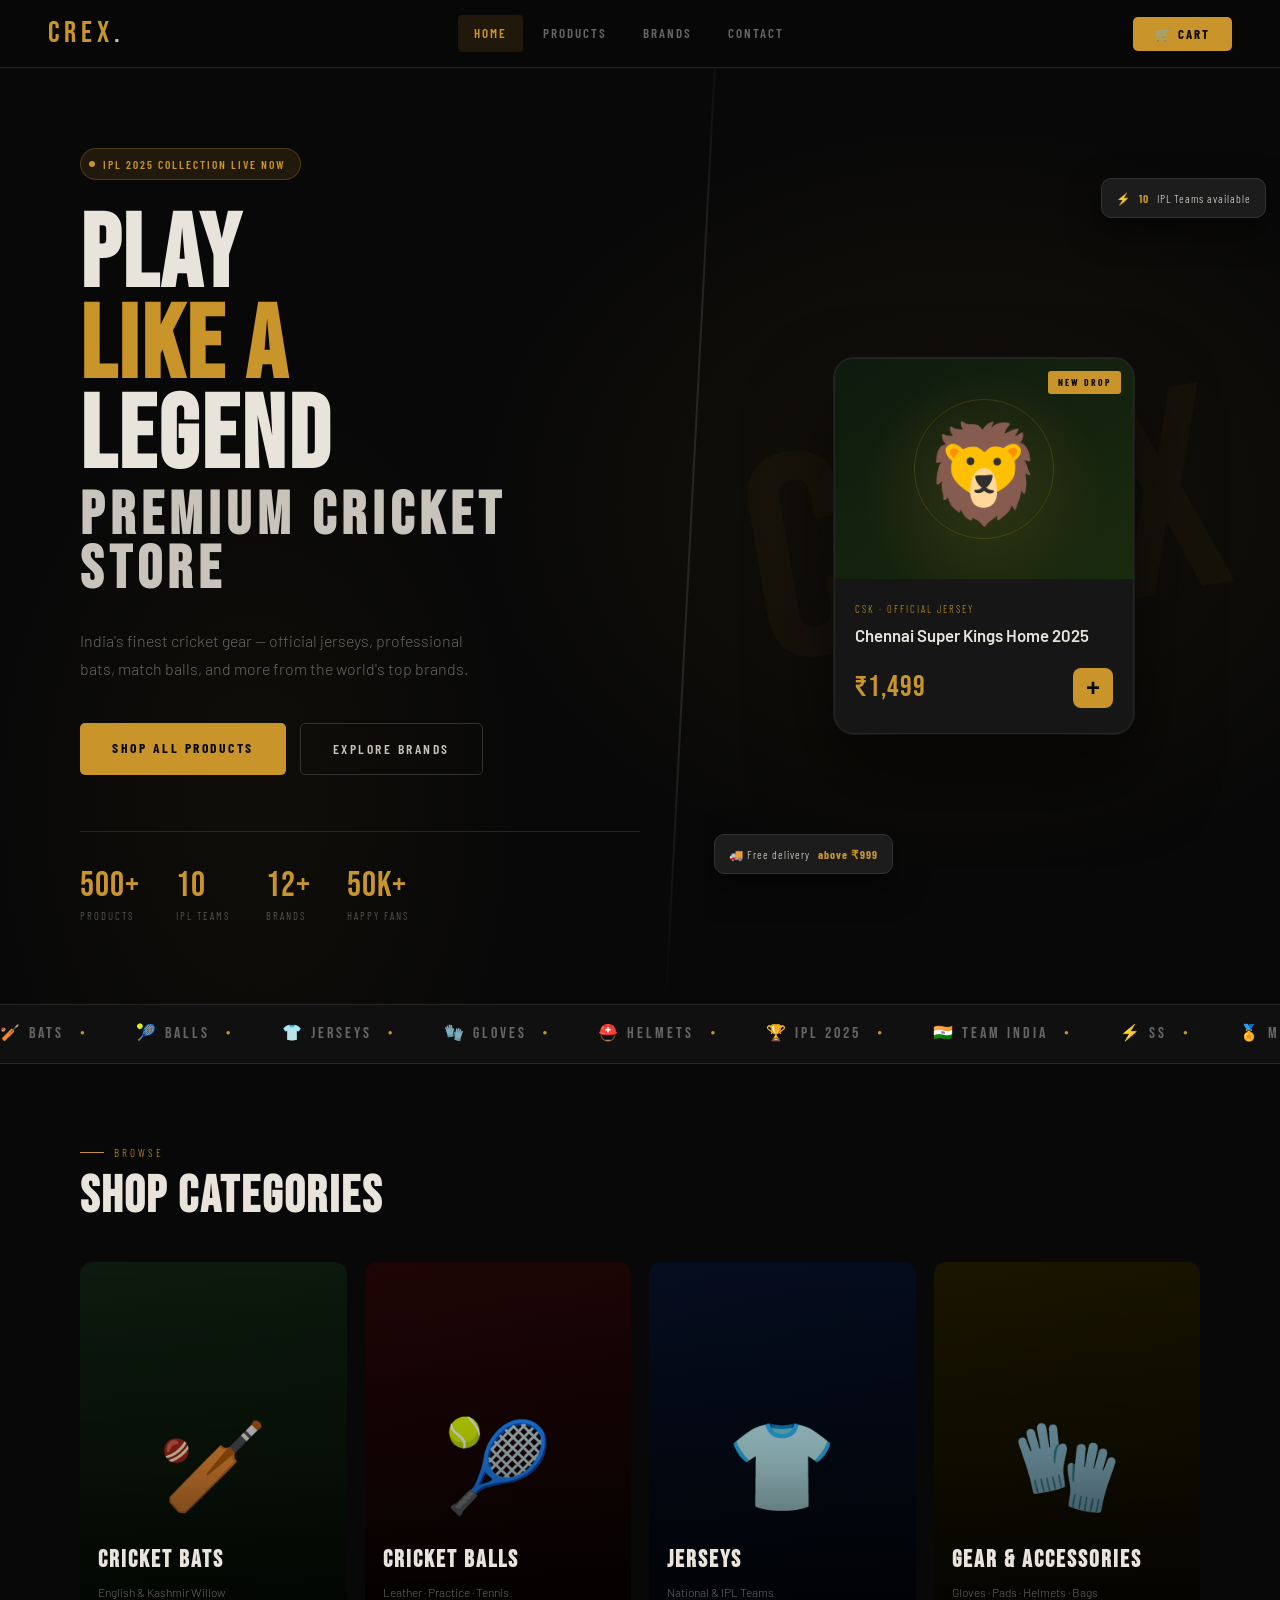
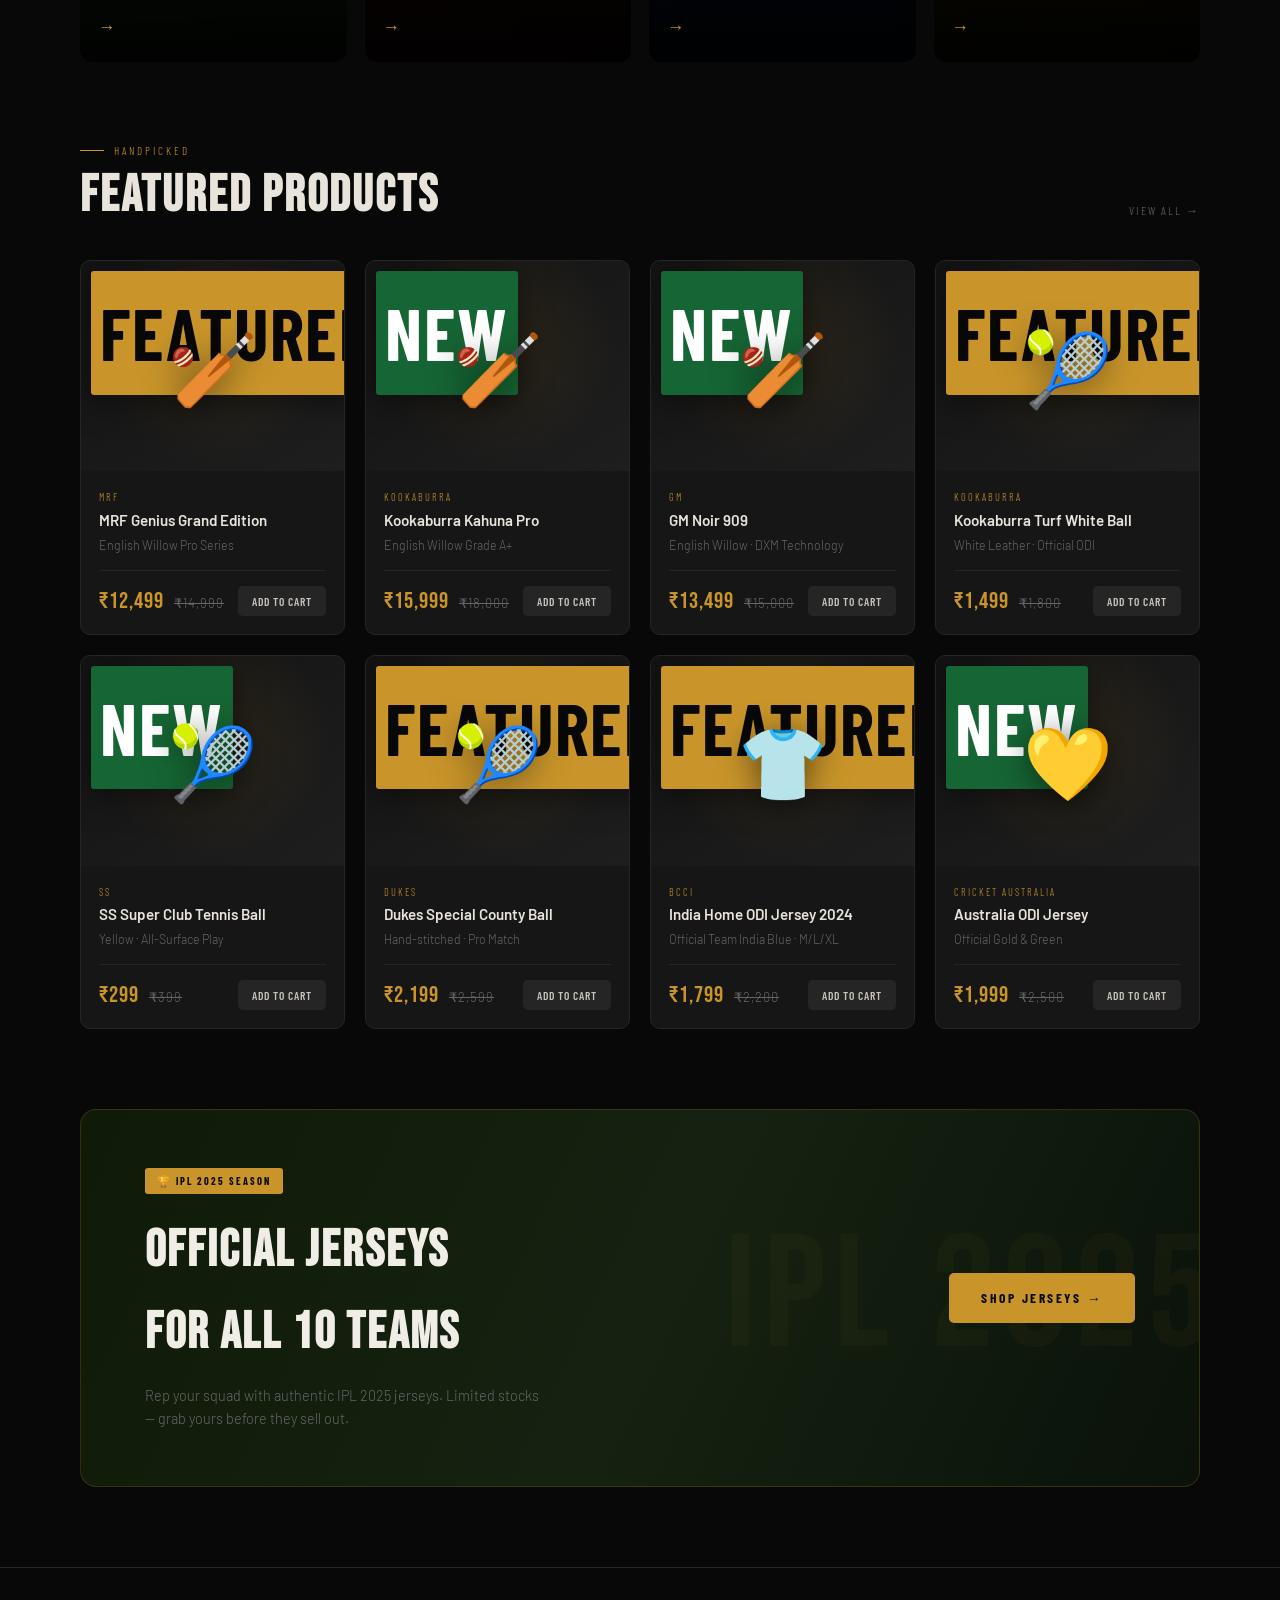
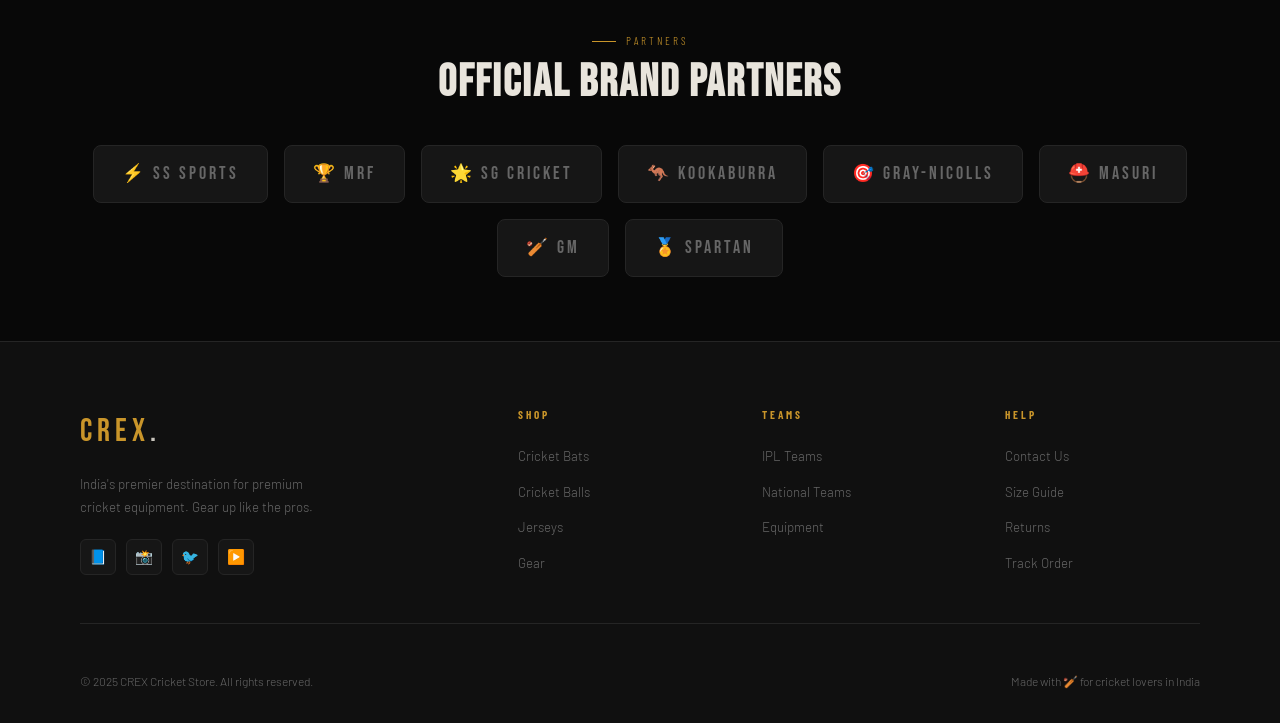
<file: index.html>
<!DOCTYPE html>
<html lang="en">
<head>
<meta charset="UTF-8">
<meta name="viewport" content="width=device-width, initial-scale=1.0">
<title>CREX — Premium Cricket Store</title>
<link rel="stylesheet" href="shared.css">
<style>
/* ═══ INDEX.HTML — HOME PAGE ═══ */

/* Hero */
.hero {
  min-height: 100vh;
  padding-top: 68px;
  display: grid;
  grid-template-columns: 1.1fr 0.9fr;
  position: relative;
  overflow: hidden;
}

.hero::before {
  content: '';
  position: absolute; inset: 0;
  background:
    radial-gradient(ellipse 60% 60% at 75% 50%, rgba(201,149,42,0.07) 0%, transparent 65%),
    radial-gradient(ellipse 40% 80% at 20% 80%, rgba(201,149,42,0.04) 0%, transparent 55%);
  pointer-events: none;
}

/* diagonal divider */
.hero::after {
  content: '';
  position: absolute;
  top: 0; bottom: 0;
  left: 54%;
  width: 2px;
  background: linear-gradient(to bottom, transparent 0%, var(--border) 30%, var(--border) 70%, transparent 100%);
  transform: skewX(-3deg);
  pointer-events: none;
}

.hero-left {
  display: flex; flex-direction: column; justify-content: center;
  padding: 80px 64px 80px 80px;
  position: relative;
  z-index: 1;
}

/* staggered entrance animations */
.hero-left > * { opacity: 0; animation: slideUp 0.7s ease forwards; }
.hero-left > *:nth-child(1) { animation-delay: 0.1s; }
.hero-left > *:nth-child(2) { animation-delay: 0.22s; }
.hero-left > *:nth-child(3) { animation-delay: 0.34s; }
.hero-left > *:nth-child(4) { animation-delay: 0.46s; }
.hero-left > *:nth-child(5) { animation-delay: 0.6s; }
@keyframes slideUp { from { opacity: 0; transform: translateY(24px); } to { opacity: 1; transform: translateY(0); } }

.hero-pill {
  display: inline-flex; align-items: center; gap: 8px;
  background: var(--gold-dim);
  border: 1px solid rgba(201,149,42,0.28);
  color: var(--gold);
  padding: 6px 14px 6px 8px;
  border-radius: 30px;
  font-family: 'Barlow Condensed', sans-serif;
  font-size: 0.72rem; letter-spacing: 2px; font-weight: 600;
  text-transform: uppercase;
  width: fit-content; margin-bottom: 32px;
}
.hero-pill .dot {
  width: 6px; height: 6px;
  background: var(--gold); border-radius: 50%;
  animation: pulse 2s ease-in-out infinite;
}
@keyframes pulse { 0%,100% { transform: scale(1); opacity: 1; } 50% { transform: scale(1.6); opacity: 0.5; } }

.hero-title {
  font-family: 'Bebas Neue', sans-serif;
  font-size: clamp(4.5rem, 8vw, 9rem);
  line-height: 0.88;
  letter-spacing: 3px;
  margin-bottom: 30px;
}
.hero-title .line-2 { color: var(--gold); }
.hero-title .line-3 { color: var(--white2); font-size: 0.6em; letter-spacing: 6px; display: block; margin-top: 6px; }

.hero-desc {
  font-size: 1rem;
  color: var(--muted);
  line-height: 1.75;
  max-width: 400px;
  margin-bottom: 40px;
}

.hero-btns { display: flex; gap: 14px; flex-wrap: wrap; margin-bottom: 56px; }

.hero-stats {
  display: flex; gap: 36px;
  padding-top: 36px;
  border-top: 1px solid var(--border);
}
.stat .num {
  font-family: 'Bebas Neue', sans-serif;
  font-size: 2.2rem; color: var(--gold); letter-spacing: 1px; line-height: 1;
}
.stat .lbl {
  font-family: 'Barlow Condensed', sans-serif;
  font-size: 0.67rem; letter-spacing: 2px; text-transform: uppercase;
  color: var(--muted); margin-top: 4px;
}

/* Hero Right */
.hero-right {
  position: relative;
  display: flex; align-items: center; justify-content: center;
  padding: 100px 48px 80px 32px;
  overflow: hidden;
}

.hero-bg-text {
  position: absolute;
  font-family: 'Bebas Neue', sans-serif;
  font-size: 18rem;
  color: rgba(201,149,42,0.04);
  letter-spacing: 10px;
  user-select: none;
  white-space: nowrap;
  top: 50%; left: 50%;
  transform: translate(-50%,-50%) rotate(-10deg);
  pointer-events: none;
}

.hero-featured-card {
  position: relative; z-index: 2;
  background: var(--card);
  border: 1px solid var(--border);
  border-radius: 20px;
  width: 300px;
  overflow: hidden;
  box-shadow: 0 40px 80px rgba(0,0,0,0.6), 0 0 0 1px var(--border);
  animation: floatCard 7s ease-in-out infinite;
}
@keyframes floatCard { 0%,100% { transform: translateY(0) rotate(0deg); } 50% { transform: translateY(-14px) rotate(0.5deg); } }

.hfc-top {
  height: 220px;
  background: linear-gradient(145deg, #0e1a0e, #1a2a0e);
  display: flex; align-items: center; justify-content: center;
  font-size: 6rem;
  position: relative;
  overflow: hidden;
}
.hfc-top::before {
  content: '';
  position: absolute; inset: 0;
  background: radial-gradient(circle at 50% 60%, rgba(201,149,42,0.15) 0%, transparent 60%);
}
.hfc-top .glow-ring {
  position: absolute;
  width: 140px; height: 140px;
  border-radius: 50%;
  border: 1px solid rgba(201,149,42,0.2);
  animation: ringPulse 3s ease-in-out infinite;
}
@keyframes ringPulse { 0%,100% { transform: scale(1); opacity: 0.5; } 50% { transform: scale(1.3); opacity: 0.1; } }

.hfc-tag {
  position: absolute; top: 12px; right: 12px;
  background: var(--gold); color: var(--black);
  font-family: 'Barlow Condensed', sans-serif;
  font-size: 0.6rem; letter-spacing: 2px; font-weight: 700;
  padding: 4px 10px; border-radius: 3px; text-transform: uppercase;
}

.hfc-body { padding: 22px 20px; }
.hfc-brand {
  font-family: 'Barlow Condensed', sans-serif;
  font-size: 0.65rem; letter-spacing: 2px; text-transform: uppercase; color: var(--gold); margin-bottom: 5px;
}
.hfc-name { font-size: 1.05rem; font-weight: 600; margin-bottom: 16px; }
.hfc-row { display: flex; justify-content: space-between; align-items: center; }
.hfc-price {
  font-family: 'Bebas Neue', sans-serif;
  font-size: 1.8rem; color: var(--gold); letter-spacing: 1px;
}
.hfc-add {
  width: 40px; height: 40px;
  background: var(--gold); color: var(--black);
  border: none; border-radius: 8px;
  font-size: 1.5rem; font-weight: 700;
  cursor: pointer; display: flex; align-items: center; justify-content: center;
  transition: all 0.2s;
}
.hfc-add:hover { background: var(--gold-light); transform: scale(1.1) rotate(90deg); }

/* floating info badges */
.info-badge {
  position: absolute; z-index: 3;
  background: var(--card2);
  border: 1px solid var(--border2);
  border-radius: 10px;
  padding: 10px 14px;
  box-shadow: 0 12px 32px rgba(0,0,0,0.5);
  font-family: 'Barlow Condensed', sans-serif;
  font-size: 0.72rem; letter-spacing: 1px;
  display: flex; align-items: center; gap: 8px;
  white-space: nowrap;
}
.ib-1 { top: 110px; right: 14px; animation: floatCard 5.5s ease-in-out infinite 0.8s; }
.ib-2 { bottom: 130px; left: 10px; animation: floatCard 6.5s ease-in-out infinite 1.4s; }
.info-badge strong { color: var(--gold); }

/* ── MARQUEE ── */
/* (uses shared .marquee-bar styles) */

/* ── CATEGORIES ── */
.cats-section { padding: 80px; }

.cats-grid {
  display: grid;
  grid-template-columns: repeat(4, 1fr);
  gap: 18px;
}

.cat-tile {
  position: relative;
  border-radius: 12px;
  overflow: hidden;
  aspect-ratio: 2/3;
  cursor: pointer;
  transition: transform 0.3s ease;
}
.cat-tile:hover { transform: translateY(-5px); }
.cat-tile:hover .cat-arrow { transform: translateX(6px); }

.ct-bg {
  width: 100%; height: 100%;
  display: flex; align-items: center; justify-content: center;
  font-size: 5.5rem;
  filter: drop-shadow(0 10px 20px rgba(0,0,0,0.5));
}
.ct-bat { background: linear-gradient(160deg, #0d1a0d 0%, #071207 100%); }
.ct-ball { background: linear-gradient(160deg, #1f0505 0%, #0d0202 100%); }
.ct-jersey { background: linear-gradient(160deg, #050d1f 0%, #020710 100%); }
.ct-gear { background: linear-gradient(160deg, #1a1500 0%, #0d0b00 100%); }

.ct-overlay {
  position: absolute; inset: 0;
  background: linear-gradient(to top, rgba(0,0,0,0.9) 0%, rgba(0,0,0,0.3) 50%, transparent 100%);
}

.ct-info {
  position: absolute; bottom: 0; left: 0; right: 0;
  padding: 22px 18px;
  z-index: 2;
}
.ct-info h3 {
  font-family: 'Bebas Neue', sans-serif;
  font-size: 1.5rem; letter-spacing: 2px; margin-bottom: 3px;
}
.ct-info p { font-size: 0.75rem; color: var(--muted); }
.cat-arrow {
  display: inline-block; color: var(--gold);
  margin-top: 10px; font-size: 1.1rem; transition: transform 0.25s;
}

/* glowing top border on hover */
.cat-tile::before {
  content: '';
  position: absolute; top: 0; left: 0; right: 0; height: 2px;
  background: var(--gold);
  transform: scaleX(0);
  transition: transform 0.3s ease;
  z-index: 3;
}
.cat-tile:hover::before { transform: scaleX(1); }

/* ── FEATURED STRIP ── */
.featured-section { padding: 0 80px 80px; }

.section-row {
  display: flex; align-items: flex-end; justify-content: space-between;
  margin-bottom: 40px;
}

.see-all {
  font-family: 'Barlow Condensed', sans-serif;
  font-size: 0.75rem; letter-spacing: 2px; text-transform: uppercase;
  color: var(--muted); text-decoration: none; border: none; background: none;
  cursor: pointer; transition: color 0.2s; display: flex; align-items: center; gap: 6px;
  padding: 0;
}
.see-all:hover { color: var(--gold); }

.products-grid {
  display: grid;
  grid-template-columns: repeat(auto-fill, minmax(248px, 1fr));
  gap: 20px;
}

/* ── BRAND LOGOS SECTION ── */
.brand-strip {
  padding: 64px 80px;
  border-top: 1px solid var(--border);
}
.brand-strip-grid {
  display: flex; gap: 16px; flex-wrap: wrap; align-items: center; justify-content: center;
  margin-top: 40px;
}
.brand-chip {
  background: var(--card);
  border: 1px solid var(--border);
  border-radius: 8px;
  padding: 14px 28px;
  font-family: 'Bebas Neue', sans-serif;
  font-size: 1.1rem; letter-spacing: 3px; color: var(--muted);
  cursor: pointer; transition: all 0.25s;
  display: flex; align-items: center; gap: 10px;
}
.brand-chip:hover { border-color: var(--gold); color: var(--gold); background: var(--gold-dim); }

/* ── PROMO BANNER ── */
.promo-banner {
  margin: 0 80px 80px;
  background: linear-gradient(115deg, #0f1a08 0%, #162211 50%, #0a120a 100%);
  border: 1px solid rgba(201,149,42,0.2);
  border-radius: 16px;
  padding: 56px 64px;
  display: grid; grid-template-columns: 1fr auto;
  align-items: center; gap: 32px;
  position: relative; overflow: hidden;
}
.promo-banner::before {
  content: 'IPL 2025';
  position: absolute; right: -20px; top: 50%; transform: translateY(-50%);
  font-family: 'Bebas Neue', sans-serif;
  font-size: 10rem; letter-spacing: 8px; opacity: 0.04; color: var(--gold);
  white-space: nowrap; pointer-events: none;
}
.promo-tag {
  display: inline-block;
  background: var(--gold);
  color: var(--black);
  font-family: 'Barlow Condensed', sans-serif;
  font-size: 0.65rem; letter-spacing: 2px; font-weight: 700;
  padding: 5px 12px; border-radius: 3px; text-transform: uppercase;
  margin-bottom: 16px;
}
.promo-title {
  font-family: 'Bebas Neue', sans-serif;
  font-size: clamp(2rem, 4vw, 3.5rem); letter-spacing: 2px; margin-bottom: 10px; color: var(--white);
}
.promo-sub { font-size: 0.9rem; color: var(--muted); max-width: 400px; line-height: 1.6; }

@media (max-width: 1100px) {
  .hero { grid-template-columns: 1fr; }
  .hero-right { display: none; }
  .hero-left { padding: 80px 32px; }
  .cats-section, .featured-section, .brand-strip { padding-left: 32px; padding-right: 32px; }
  .promo-banner { margin: 0 32px 64px; padding: 40px 36px; }
  .cats-grid { grid-template-columns: repeat(2, 1fr); }
}
@media (max-width: 640px) {
  .hero-left { padding: 60px 20px; }
  .cats-section, .featured-section, .brand-strip { padding-left: 20px; padding-right: 20px; }
  .promo-banner { margin: 0 20px 48px; padding: 32px 24px; grid-template-columns: 1fr; }
  .hero-stats { gap: 20px; flex-wrap: wrap; }
}
</style>
</head>
<body>

<!-- NAV -->
<nav id="crex-nav"></nav>

<!-- ══ HERO ══ -->
<section class="hero">
  <div class="hero-left">
    <div class="hero-pill"><span class="dot"></span> IPL 2025 Collection Live Now</div>
    <h1 class="hero-title">
      PLAY<br>
      <span class="line-2">LIKE A</span><br>
      LEGEND
      <span class="line-3">Premium Cricket Store</span>
    </h1>
    <p class="hero-desc">India's finest cricket gear — official jerseys, professional bats, match balls, and more from the world's top brands.</p>
    <div class="hero-btns">
      <a href="products.html" class="btn-primary">Shop All Products</a>
      <a href="brands.html" class="btn-ghost">Explore Brands</a>
    </div>
    <div class="hero-stats">
      <div class="stat"><div class="num">500+</div><div class="lbl">Products</div></div>
      <div class="stat"><div class="num">10</div><div class="lbl">IPL Teams</div></div>
      <div class="stat"><div class="num">12+</div><div class="lbl">Brands</div></div>
      <div class="stat"><div class="num">50K+</div><div class="lbl">Happy Fans</div></div>
    </div>
  </div>

  <div class="hero-right">
    <div class="hero-bg-text">CREX</div>

    <div class="hero-featured-card">
      <div class="hfc-top">
        <div class="glow-ring"></div>
        <span style="position:relative;z-index:1">🦁</span>
        <div class="hfc-tag">New Drop</div>
      </div>
      <div class="hfc-body">
        <div class="hfc-brand">CSK · Official Jersey</div>
        <div class="hfc-name">Chennai Super Kings Home 2025</div>
        <div class="hfc-row">
          <span class="hfc-price">₹1,499</span>
          <button class="hfc-add" onclick="CREX.addToCart('CSK Home Jersey 2025','🦁',1499,'CSK','Jersey')">+</button>
        </div>
      </div>
    </div>

    <div class="info-badge ib-1">⚡ <strong>10</strong> IPL Teams available</div>
    <div class="info-badge ib-2">🚚 Free delivery <strong>above ₹999</strong></div>
  </div>
</section>

<!-- MARQUEE -->
<div class="marquee-bar">
  <div class="marquee-track" id="mq"></div>
</div>

<!-- CATEGORIES -->
<section class="cats-section">
  <div class="section-row" style="margin-bottom:40px">
    <div>
      <div class="section-eyebrow">Browse</div>
      <h2 class="section-heading" style="font-size:clamp(2.5rem,4vw,3.5rem)">Shop Categories</h2>
    </div>
  </div>
  <div class="cats-grid">
    <a href="products.html?cat=Bat" class="cat-tile" style="text-decoration:none;color:inherit">
      <div class="ct-bg ct-bat"><span>🏏</span></div>
      <div class="ct-overlay"></div>
      <div class="ct-info">
        <h3>Cricket Bats</h3>
        <p>English & Kashmir Willow</p>
        <span class="cat-arrow">→</span>
      </div>
    </a>
    <a href="products.html?cat=Ball" class="cat-tile" style="text-decoration:none;color:inherit">
      <div class="ct-bg ct-ball"><span>🎾</span></div>
      <div class="ct-overlay"></div>
      <div class="ct-info">
        <h3>Cricket Balls</h3>
        <p>Leather · Practice · Tennis</p>
        <span class="cat-arrow">→</span>
      </div>
    </a>
    <a href="products.html?cat=Jersey" class="cat-tile" style="text-decoration:none;color:inherit">
      <div class="ct-bg ct-jersey"><span>👕</span></div>
      <div class="ct-overlay"></div>
      <div class="ct-info">
        <h3>Jerseys</h3>
        <p>National & IPL Teams</p>
        <span class="cat-arrow">→</span>
      </div>
    </a>
    <a href="products.html?cat=Gear" class="cat-tile" style="text-decoration:none;color:inherit">
      <div class="ct-bg ct-gear"><span>🧤</span></div>
      <div class="ct-overlay"></div>
      <div class="ct-info">
        <h3>Gear & Accessories</h3>
        <p>Gloves · Pads · Helmets · Bags</p>
        <span class="cat-arrow">→</span>
      </div>
    </a>
  </div>
</section>

<!-- FEATURED PRODUCTS -->
<section class="featured-section">
  <div class="section-row">
    <div>
      <div class="section-eyebrow">Handpicked</div>
      <h2 class="section-heading" style="font-size:clamp(2.5rem,4vw,3.5rem)">Featured Products</h2>
    </div>
    <a href="products.html" class="see-all">View All →</a>
  </div>
  <div class="products-grid" id="featured-grid"></div>
</section>

<!-- PROMO BANNER -->
<div class="promo-banner">
  <div>
    <div class="promo-tag">🏆 IPL 2025 Season</div>
    <h2 class="promo-title">OFFICIAL JERSEYS<br>FOR ALL 10 TEAMS</h2>
    <p class="promo-sub">Rep your squad with authentic IPL 2025 jerseys. Limited stocks — grab yours before they sell out.</p>
  </div>
  <a href="products.html?cat=Jersey" class="btn-primary" style="white-space:nowrap">Shop Jerseys →</a>
</div>

<!-- BRAND LOGOS -->
<section class="brand-strip">
  <div style="text-align:center">
    <div class="section-eyebrow" style="justify-content:center">Partners</div>
    <h2 class="section-heading" style="font-size:clamp(2rem,3.5vw,3rem)">Official Brand Partners</h2>
  </div>
  <div class="brand-strip-grid">
    <div class="brand-chip">⚡ SS Sports</div>
    <div class="brand-chip">🏆 MRF</div>
    <div class="brand-chip">🌟 SG Cricket</div>
    <div class="brand-chip">🦘 Kookaburra</div>
    <div class="brand-chip">🎯 Gray-Nicolls</div>
    <div class="brand-chip">⛑️ Masuri</div>
    <div class="brand-chip">🏏 GM</div>
    <div class="brand-chip">🏅 Spartan</div>
  </div>
</section>

<!-- FOOTER -->
<footer class="crex-footer">
  <div class="footer-top">
    <div class="footer-brand">
      <a href="index.html" class="footer-brand-logo">CREX<span>.</span></a>
      <p>India's premier destination for premium cricket equipment. Gear up like the pros.</p>
      <div class="socials">
        <a href="#">📘</a><a href="#">📸</a><a href="#">🐦</a><a href="#">▶️</a>
      </div>
    </div>
    <div class="footer-col">
      <h4>Shop</h4>
      <ul>
        <li><a href="products.html?cat=Bat">Cricket Bats</a></li>
        <li><a href="products.html?cat=Ball">Cricket Balls</a></li>
        <li><a href="products.html?cat=Jersey">Jerseys</a></li>
        <li><a href="products.html?cat=Gear">Gear</a></li>
      </ul>
    </div>
    <div class="footer-col">
      <h4>Teams</h4>
      <ul>
        <li><a href="brands.html">IPL Teams</a></li>
        <li><a href="brands.html">National Teams</a></li>
        <li><a href="brands.html">Equipment</a></li>
      </ul>
    </div>
    <div class="footer-col">
      <h4>Help</h4>
      <ul>
        <li><a href="contact.html">Contact Us</a></li>
        <li><a href="#">Size Guide</a></li>
        <li><a href="#">Returns</a></li>
        <li><a href="#">Track Order</a></li>
      </ul>
    </div>
  </div>
  <div class="footer-bottom">
    <p>© 2025 CREX Cricket Store. All rights reserved.</p>
    <p>Made with 🏏 for cricket lovers in India</p>
  </div>
</footer>

<script src="shared.js"></script>
<script>
CREX.injectNav('home');

// marquee
const mqItems = ['🏏 BATS','🎾 BALLS','👕 JERSEYS','🧤 GLOVES','⛑️ HELMETS','🏆 IPL 2025','🇮🇳 TEAM INDIA','⚡ SS','🏅 MRF','🌟 SG','🦘 KOOKABURRA','🎯 GRAY-NICOLLS'];
const mq = document.getElementById('mq');
mq.innerHTML = [...mqItems,...mqItems].map(i => `<span class="marquee-item">${i} <span class="dot">●</span></span>`).join('');

// featured products
const featured = CREX.products.filter(p => p.badge === 'Featured' || p.badge === 'New').slice(0,8);
document.getElementById('featured-grid').innerHTML = featured.map(p => `
  <div class="pcard">
    <div class="pcard-img">
      ${p.badge ? `<span class="pcard-badge badge-${p.badge.toLowerCase()}">${p.badge}</span>` : ''}
      <span>${p.emoji}</span>
    </div>
    <div class="pcard-body">
      <div class="pcard-brand">${p.brand}</div>
      <div class="pcard-name">${p.name}</div>
      <div class="pcard-desc">${p.desc}</div>
      <div class="pcard-footer">
        <div class="pcard-price">₹${p.price.toLocaleString()} ${p.original ? `<span class="orig">₹${p.original.toLocaleString()}</span>` : ''}</div>
        <button class="pcard-add" onclick="CREX.addToCart('${p.name}','${p.emoji}',${p.price},'${p.brand}','${p.category}')">Add to Cart</button>
      </div>
    </div>
  </div>
`).join('');

// Handle URL params from category links (since we're on same domain but separate files)
// nothing extra needed — links use query params
</script>
</body>
</html>
</file>
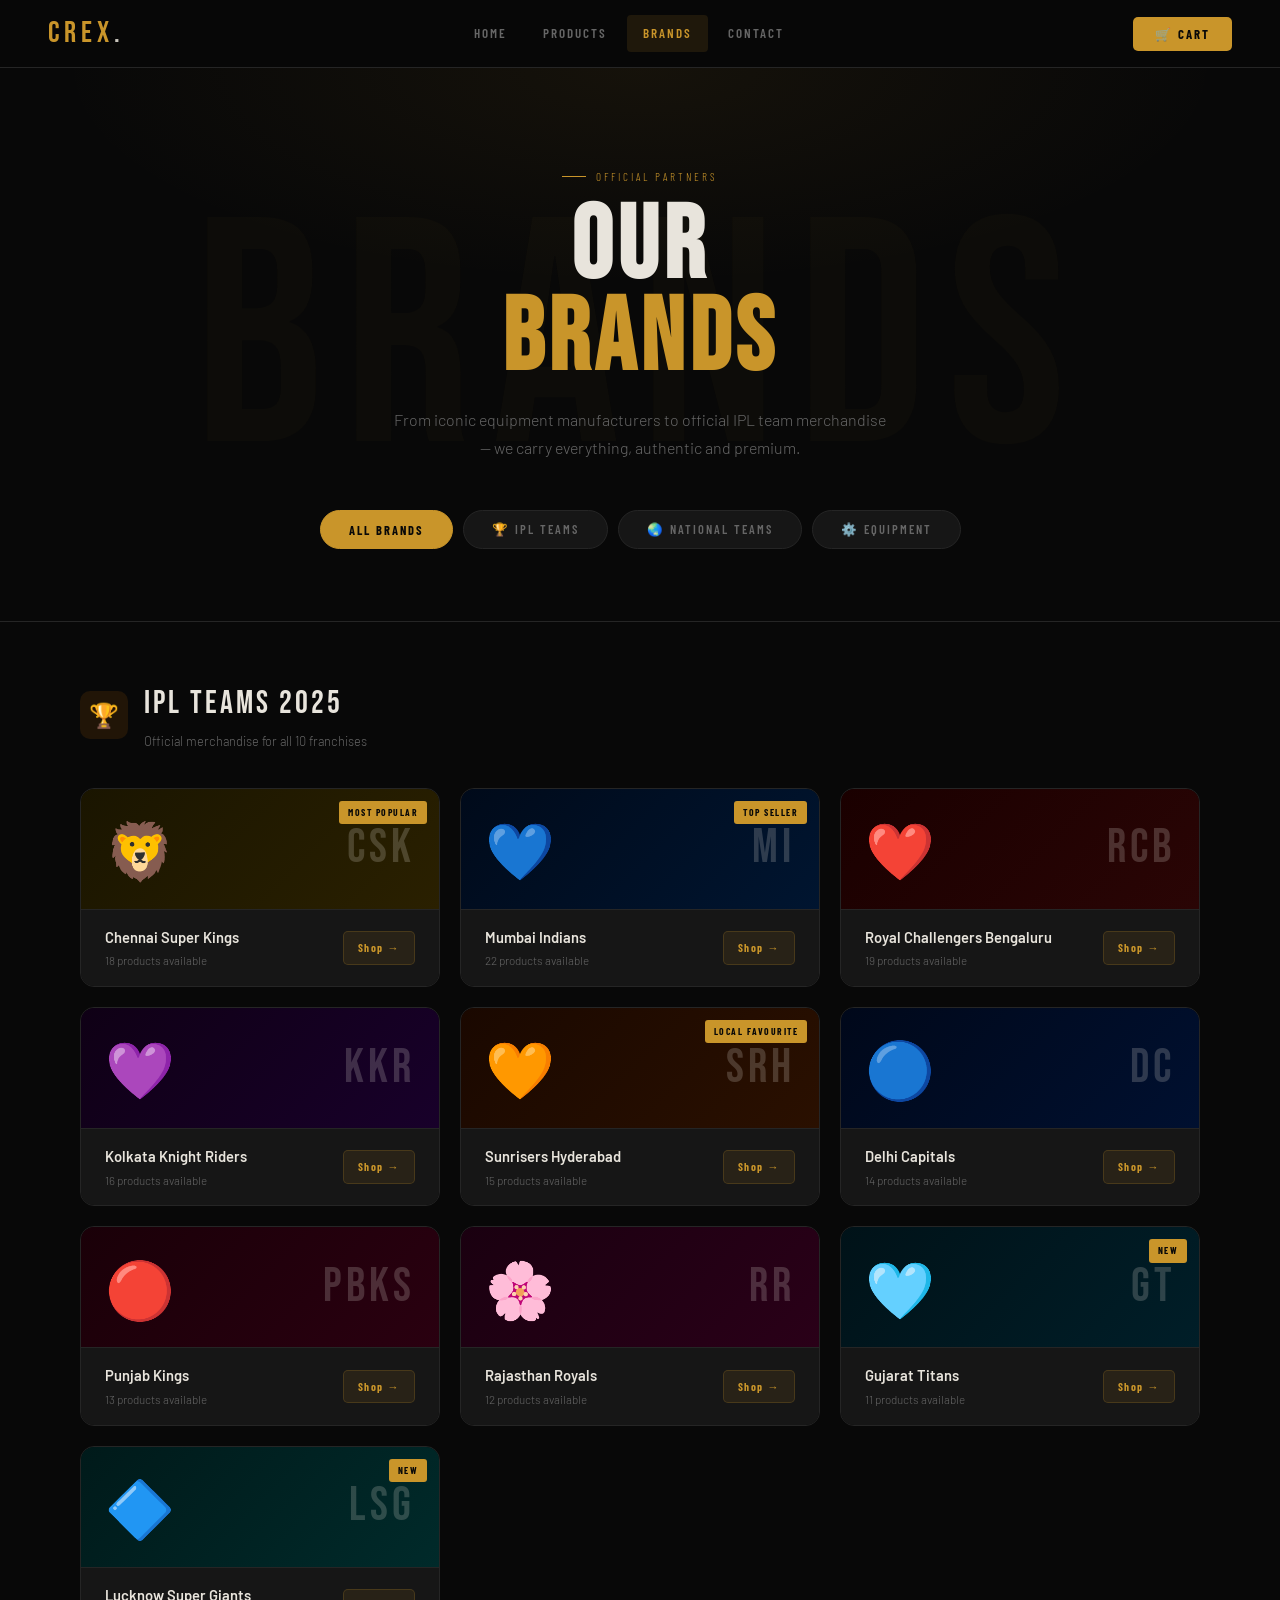
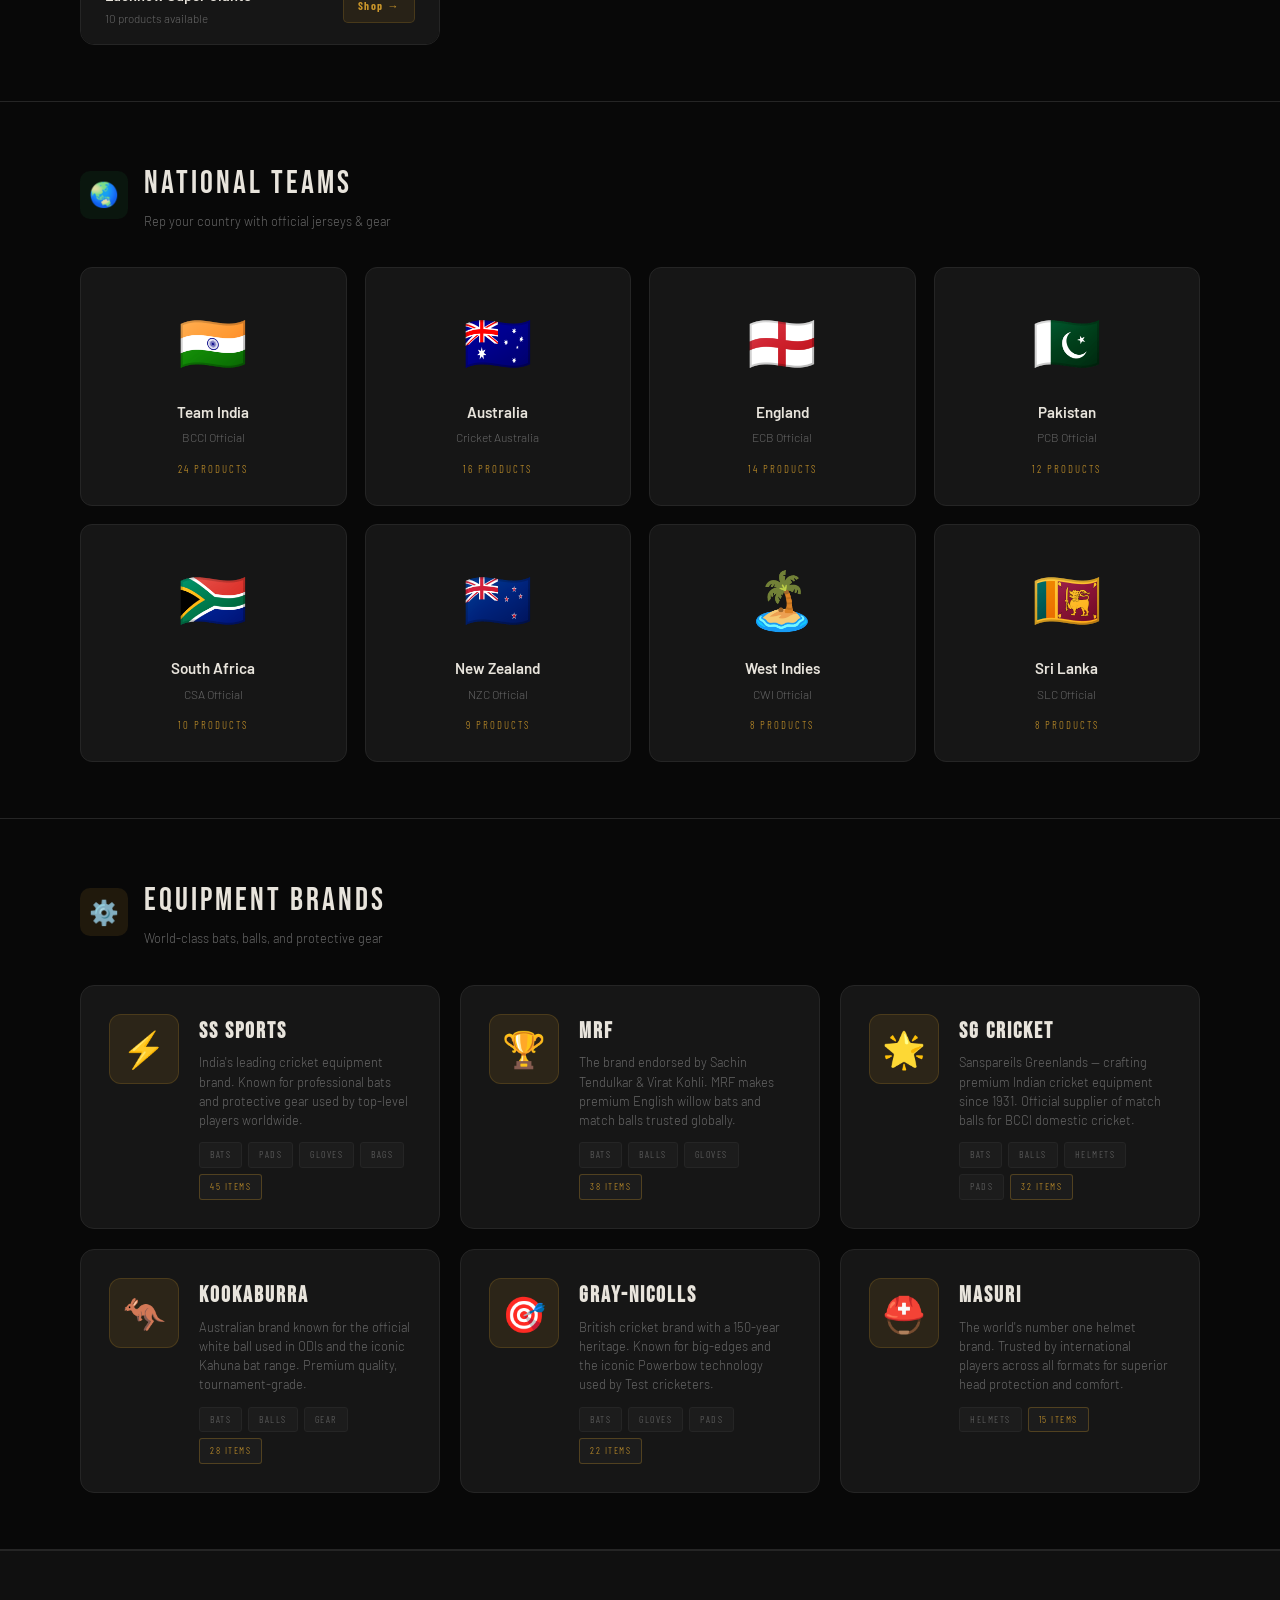
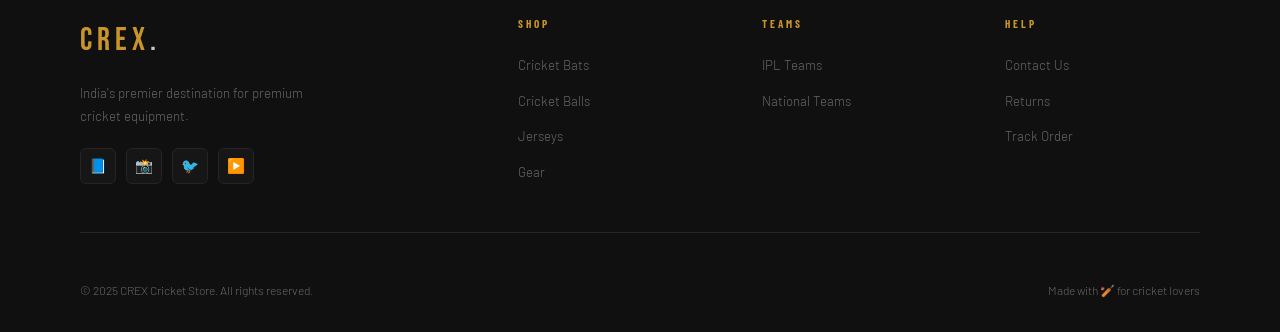
<file: Brands.html>
<!DOCTYPE html>
<html lang="en">
<head>
<meta charset="UTF-8">
<meta name="viewport" content="width=device-width, initial-scale=1.0">
<title>Brands — CREX Cricket Store</title>
<link rel="stylesheet" href="shared.css">
<style>
/* ═══ BRANDS.HTML ═══ */

.brands-page { padding-top: 68px; }

/* ── HERO ── */
.brands-hero {
  padding: 100px 80px 72px;
  text-align: center;
  position: relative; overflow: hidden;
  border-bottom: 1px solid var(--border);
}
.brands-hero::before {
  content: '';
  position: absolute; inset: 0;
  background:
    radial-gradient(ellipse 70% 60% at 50% 0%, rgba(201,149,42,0.07) 0%, transparent 65%);
  pointer-events: none;
}
.brands-hero::after {
  content: 'BRANDS';
  position: absolute;
  left: 50%; top: 50%; transform: translate(-50%,-50%);
  font-family: 'Bebas Neue', sans-serif;
  font-size: 20rem; letter-spacing: 20px;
  color: rgba(201,149,42,0.025);
  user-select: none; white-space: nowrap;
  pointer-events: none; z-index: 0;
}

.brands-hero > * { position: relative; z-index: 1; }

.brands-hero h1 {
  font-family: 'Bebas Neue', sans-serif;
  font-size: clamp(4rem, 8vw, 9rem);
  letter-spacing: 5px; line-height: 0.9;
  margin-bottom: 20px;
}
.brands-hero h1 span { color: var(--gold); }

.brands-hero p {
  font-size: 1rem; color: var(--muted);
  max-width: 500px; margin: 0 auto 48px;
  line-height: 1.75;
}

/* ── TABS ── */
.brand-tabs {
  display: flex; gap: 10px; justify-content: center; flex-wrap: wrap;
}
.brand-tab {
  background: var(--card);
  border: 1px solid var(--border);
  color: var(--muted);
  padding: 11px 28px;
  border-radius: 30px;
  font-family: 'Barlow Condensed', sans-serif;
  font-size: 0.78rem; letter-spacing: 2px; font-weight: 600; text-transform: uppercase;
  cursor: pointer; transition: all 0.25s;
}
.brand-tab:hover { color: var(--white); border-color: var(--border2); }
.brand-tab.active { background: var(--gold); color: var(--black); border-color: var(--gold); font-weight: 700; }

/* ── BRAND SECTION ── */
.brand-section {
  padding: 56px 80px;
  border-bottom: 1px solid var(--border);
  transition: opacity 0.3s;
}
.brand-section.hidden { display: none; }

.bs-header {
  display: flex; align-items: center; gap: 16px; margin-bottom: 36px;
}
.bs-icon {
  width: 48px; height: 48px;
  border-radius: 10px;
  display: flex; align-items: center; justify-content: center;
  font-size: 1.5rem;
  flex-shrink: 0;
}
.bs-title {
  font-family: 'Bebas Neue', sans-serif;
  font-size: 2rem; letter-spacing: 3px;
}
.bs-sub { font-size: 0.8rem; color: var(--muted); margin-top: 2px; }

.brands-grid {
  display: grid;
  grid-template-columns: repeat(auto-fill, minmax(260px, 1fr));
  gap: 18px;
}

/* ── BRAND CARD ── */
.brand-card {
  background: var(--card);
  border: 1px solid var(--border);
  border-radius: 12px;
  padding: 22px;
  display: flex; align-items: center; gap: 16px;
  cursor: pointer;
  transition: all 0.3s;
  text-decoration: none; color: inherit;
  position: relative; overflow: hidden;
}
.brand-card::before {
  content: '';
  position: absolute; top: 0; left: 0; right: 0; height: 2px;
  background: var(--gold); transform: scaleX(0);
  transition: transform 0.3s; transform-origin: left;
}
.brand-card:hover::before { transform: scaleX(1); }
.brand-card:hover {
  border-color: rgba(201,149,42,0.3);
  transform: translateY(-4px);
  box-shadow: 0 20px 40px rgba(0,0,0,0.5);
}

.bc-logo {
  width: 58px; height: 58px;
  border-radius: 10px;
  display: flex; align-items: center; justify-content: center;
  font-size: 2rem; flex-shrink: 0;
  border: 1px solid var(--border);
}
.bc-info { flex: 1; min-width: 0; }
.bc-name { font-size: 0.95rem; font-weight: 600; margin-bottom: 3px; }
.bc-desc { font-size: 0.75rem; color: var(--muted); margin-bottom: 8px; line-height: 1.4; }
.bc-count {
  font-family: 'Barlow Condensed', sans-serif;
  font-size: 0.65rem; letter-spacing: 2px; text-transform: uppercase;
  color: var(--gold); display: flex; align-items: center; gap: 6px;
}
.bc-count::before { content: ''; width: 4px; height: 4px; background: var(--gold); border-radius: 50%; }
.bc-arrow { color: var(--muted); font-size: 1.1rem; transition: all 0.2s; }
.brand-card:hover .bc-arrow { color: var(--gold); transform: translateX(4px); }

/* ── IPL TEAM CARD (enhanced) ── */
.ipl-grid {
  display: grid;
  grid-template-columns: repeat(auto-fill, minmax(300px, 1fr));
  gap: 20px;
}
.ipl-card {
  border-radius: 14px;
  overflow: hidden;
  border: 1px solid var(--border);
  cursor: pointer;
  transition: all 0.3s;
  text-decoration: none;
  color: inherit;
  display: block;
}
.ipl-card:hover {
  transform: translateY(-5px);
  box-shadow: 0 24px 48px rgba(0,0,0,0.5);
}
.ipl-top {
  height: 120px;
  display: flex; align-items: center; justify-content: space-between;
  padding: 20px 24px;
  position: relative; overflow: hidden;
}
.ipl-top::after {
  content: '';
  position: absolute; right: -20px; top: 50%; transform: translateY(-50%);
  font-size: 7rem; opacity: 0.07;
}
.ipl-top .team-emoji { font-size: 3.5rem; z-index: 1; }
.ipl-top .team-short {
  font-family: 'Bebas Neue', sans-serif;
  font-size: 3rem; letter-spacing: 4px;
  opacity: 0.2; z-index: 1;
}
.ipl-bottom {
  background: var(--card);
  padding: 16px 24px;
  border-top: 1px solid var(--border);
  display: flex; justify-content: space-between; align-items: center;
}
.ipl-bottom h3 { font-size: 0.92rem; font-weight: 600; }
.ipl-bottom p { font-size: 0.73rem; color: var(--muted); margin-top: 2px; }
.ipl-shop-btn {
  background: rgba(201,149,42,0.1);
  border: 1px solid rgba(201,149,42,0.2);
  color: var(--gold);
  padding: 7px 14px;
  border-radius: 5px;
  font-family: 'Barlow Condensed', sans-serif;
  font-size: 0.7rem; letter-spacing: 1.5px; font-weight: 700;
  white-space: nowrap;
  transition: all 0.2s;
}
.ipl-card:hover .ipl-shop-btn { background: var(--gold); color: var(--black); }

/* ── NATIONAL TEAMS ── */
.nat-grid {
  display: grid;
  grid-template-columns: repeat(auto-fill, minmax(220px, 1fr));
  gap: 18px;
}
.nat-card {
  background: var(--card);
  border: 1px solid var(--border);
  border-radius: 12px;
  padding: 28px 20px;
  text-align: center;
  cursor: pointer;
  transition: all 0.3s;
  text-decoration: none; color: inherit;
  display: block;
}
.nat-card:hover {
  border-color: rgba(201,149,42,0.3);
  transform: translateY(-4px);
  box-shadow: 0 16px 36px rgba(0,0,0,0.4);
}
.nat-flag { font-size: 3.5rem; margin-bottom: 14px; display: block; }
.nat-name { font-size: 0.95rem; font-weight: 600; margin-bottom: 4px; }
.nat-sub { font-size: 0.75rem; color: var(--muted); margin-bottom: 12px; }
.nat-count {
  font-family: 'Barlow Condensed', sans-serif;
  font-size: 0.67rem; letter-spacing: 2px; text-transform: uppercase; color: var(--gold);
}

/* ── EQUIPMENT BRANDS SPECIAL ── */
.equip-grid {
  display: grid;
  grid-template-columns: repeat(auto-fill, minmax(340px, 1fr));
  gap: 20px;
}
.equip-card {
  background: var(--card);
  border: 1px solid var(--border);
  border-radius: 14px;
  padding: 28px;
  display: flex; gap: 20px;
  cursor: pointer; transition: all 0.3s;
  text-decoration: none; color: inherit;
}
.equip-card:hover {
  border-color: rgba(201,149,42,0.3);
  transform: translateY(-4px);
  box-shadow: 0 20px 44px rgba(0,0,0,0.4);
}
.equip-logo {
  width: 70px; height: 70px;
  background: var(--gold-dim);
  border: 1px solid rgba(201,149,42,0.2);
  border-radius: 12px;
  display: flex; align-items: center; justify-content: center;
  font-size: 2.2rem; flex-shrink: 0;
}
.equip-info h3 {
  font-family: 'Bebas Neue', sans-serif;
  font-size: 1.4rem; letter-spacing: 2px; margin-bottom: 4px;
}
.equip-info p { font-size: 0.8rem; color: var(--muted); line-height: 1.5; margin-bottom: 12px; }
.equip-tags { display: flex; gap: 6px; flex-wrap: wrap; }
.equip-tag {
  background: var(--card2);
  border: 1px solid var(--border);
  padding: 4px 10px; border-radius: 3px;
  font-family: 'Barlow Condensed', sans-serif;
  font-size: 0.62rem; letter-spacing: 1.5px; text-transform: uppercase; color: var(--muted);
}

@media (max-width: 1024px) {
  .brands-hero, .brand-section { padding-left: 32px; padding-right: 32px; }
}
@media (max-width: 640px) {
  .brands-hero { padding: 64px 20px 48px; }
  .brand-section { padding: 40px 20px; }
  .ipl-grid { grid-template-columns: 1fr; }
  .equip-grid { grid-template-columns: 1fr; }
  .brands-hero h1 { font-size: clamp(3rem,12vw,6rem); }
}
</style>
</head>
<body>

<nav id="crex-nav"></nav>

<div class="brands-page">

  <!-- HERO -->
  <div class="brands-hero">
    <div class="section-eyebrow" style="justify-content:center;margin-bottom:16px">Official Partners</div>
    <h1>OUR<br><span>BRANDS</span></h1>
    <p>From iconic equipment manufacturers to official IPL team merchandise — we carry everything, authentic and premium.</p>
    <div class="brand-tabs">
      <button class="brand-tab active" onclick="showTab('all',this)">All Brands</button>
      <button class="brand-tab" onclick="showTab('ipl',this)">🏆 IPL Teams</button>
      <button class="brand-tab" onclick="showTab('national',this)">🌏 National Teams</button>
      <button class="brand-tab" onclick="showTab('equipment',this)">⚙️ Equipment</button>
    </div>
  </div>

  <!-- IPL TEAMS -->
  <section class="brand-section" id="sec-ipl">
    <div class="bs-header">
      <div class="bs-icon" style="background:rgba(255,140,0,0.1)">🏆</div>
      <div>
        <div class="bs-title">IPL Teams 2025</div>
        <div class="bs-sub">Official merchandise for all 10 franchises</div>
      </div>
    </div>
    <div class="ipl-grid" id="ipl-grid"></div>
  </section>

  <!-- NATIONAL TEAMS -->
  <section class="brand-section" id="sec-national">
    <div class="bs-header">
      <div class="bs-icon" style="background:rgba(22,101,52,0.15)">🌏</div>
      <div>
        <div class="bs-title">National Teams</div>
        <div class="bs-sub">Rep your country with official jerseys & gear</div>
      </div>
    </div>
    <div class="nat-grid" id="nat-grid"></div>
  </section>

  <!-- EQUIPMENT BRANDS -->
  <section class="brand-section" id="sec-equipment">
    <div class="bs-header">
      <div class="bs-icon" style="background:var(--gold-dim)">⚙️</div>
      <div>
        <div class="bs-title">Equipment Brands</div>
        <div class="bs-sub">World-class bats, balls, and protective gear</div>
      </div>
    </div>
    <div class="equip-grid" id="equip-grid"></div>
  </section>

</div>

<!-- FOOTER -->
<footer class="crex-footer">
  <div class="footer-top">
    <div class="footer-brand">
      <a href="index.html" class="footer-brand-logo">CREX<span>.</span></a>
      <p>India's premier destination for premium cricket equipment.</p>
      <div class="socials">
        <a href="#">📘</a><a href="#">📸</a><a href="#">🐦</a><a href="#">▶️</a>
      </div>
    </div>
    <div class="footer-col"><h4>Shop</h4><ul>
      <li><a href="products.html?cat=Bat">Cricket Bats</a></li>
      <li><a href="products.html?cat=Ball">Cricket Balls</a></li>
      <li><a href="products.html?cat=Jersey">Jerseys</a></li>
      <li><a href="products.html?cat=Gear">Gear</a></li>
    </ul></div>
    <div class="footer-col"><h4>Teams</h4><ul>
      <li><a href="brands.html">IPL Teams</a></li>
      <li><a href="brands.html">National Teams</a></li>
    </ul></div>
    <div class="footer-col"><h4>Help</h4><ul>
      <li><a href="contact.html">Contact Us</a></li>
      <li><a href="#">Returns</a></li>
      <li><a href="#">Track Order</a></li>
    </ul></div>
  </div>
  <div class="footer-bottom">
    <p>© 2025 CREX Cricket Store. All rights reserved.</p>
    <p>Made with 🏏 for cricket lovers</p>
  </div>
</footer>

<script src="shared.js"></script>
<script>
CREX.injectNav('brands');

const iplTeams = [
  { name:'Chennai Super Kings', short:'CSK', emoji:'🦁', bg:'linear-gradient(135deg,#1a1500,#2a2000)', products:18, badge:'Most Popular' },
  { name:'Mumbai Indians', short:'MI', emoji:'💙', bg:'linear-gradient(135deg,#000a1a,#001530)', products:22, badge:'Top Seller' },
  { name:'Royal Challengers Bengaluru', short:'RCB', emoji:'❤️', bg:'linear-gradient(135deg,#1a0000,#2a0505)', products:19, badge:'' },
  { name:'Kolkata Knight Riders', short:'KKR', emoji:'💜', bg:'linear-gradient(135deg,#0f0015,#18002a)', products:16, badge:'' },
  { name:'Sunrisers Hyderabad', short:'SRH', emoji:'🧡', bg:'linear-gradient(135deg,#1a0800,#2a1000)', products:15, badge:'Local Favourite' },
  { name:'Delhi Capitals', short:'DC', emoji:'🔵', bg:'linear-gradient(135deg,#00081a,#001030)', products:14, badge:'' },
  { name:'Punjab Kings', short:'PBKS', emoji:'🔴', bg:'linear-gradient(135deg,#1a0008,#2a0010)', products:13, badge:'' },
  { name:'Rajasthan Royals', short:'RR', emoji:'🌸', bg:'linear-gradient(135deg,#1a0010,#2a0018)', products:12, badge:'' },
  { name:'Gujarat Titans', short:'GT', emoji:'🩵', bg:'linear-gradient(135deg,#001218,#001e28)', products:11, badge:'New' },
  { name:'Lucknow Super Giants', short:'LSG', emoji:'🔷', bg:'linear-gradient(135deg,#001a1a,#002a2a)', products:10, badge:'New' },
];

const nationalTeams = [
  { name:'Team India', flag:'🇮🇳', sub:'BCCI Official', products:24 },
  { name:'Australia', flag:'🇦🇺', sub:'Cricket Australia', products:16 },
  { name:'England', flag:'🏴󠁧󠁢󠁥󠁮󠁧󠁿', sub:'ECB Official', products:14 },
  { name:'Pakistan', flag:'🇵🇰', sub:'PCB Official', products:12 },
  { name:'South Africa', flag:'🇿🇦', sub:'CSA Official', products:10 },
  { name:'New Zealand', flag:'🇳🇿', sub:'NZC Official', products:9 },
  { name:'West Indies', flag:'🏝️', sub:'CWI Official', products:8 },
  { name:'Sri Lanka', flag:'🇱🇰', sub:'SLC Official', products:8 },
];

const equipBrands = [
  { name:'SS Sports', emoji:'⚡', desc:'India\'s leading cricket equipment brand. Known for professional bats and protective gear used by top-level players worldwide.', tags:['Bats','Pads','Gloves','Bags'], products:45 },
  { name:'MRF', emoji:'🏆', desc:'The brand endorsed by Sachin Tendulkar & Virat Kohli. MRF makes premium English willow bats and match balls trusted globally.', tags:['Bats','Balls','Gloves'], products:38 },
  { name:'SG Cricket', emoji:'🌟', desc:'Sanspareils Greenlands — crafting premium Indian cricket equipment since 1931. Official supplier of match balls for BCCI domestic cricket.', tags:['Bats','Balls','Helmets','Pads'], products:32 },
  { name:'Kookaburra', emoji:'🦘', desc:'Australian brand known for the official white ball used in ODIs and the iconic Kahuna bat range. Premium quality, tournament-grade.', tags:['Bats','Balls','Gear'], products:28 },
  { name:'Gray-Nicolls', emoji:'🎯', desc:'British cricket brand with a 150-year heritage. Known for big-edges and the iconic Powerbow technology used by Test cricketers.', tags:['Bats','Gloves','Pads'], products:22 },
  { name:'Masuri', emoji:'⛑️', desc:'The world\'s number one helmet brand. Trusted by international players across all formats for superior head protection and comfort.', tags:['Helmets'], products:15 },
];

document.getElementById('ipl-grid').innerHTML = iplTeams.map(t => `
  <a href="products.html?cat=Jersey&brand=${t.short}" class="ipl-card" style="text-decoration:none;color:inherit">
    <div class="ipl-top" style="background:${t.bg}">
      <span class="team-emoji">${t.emoji}</span>
      <span class="team-short">${t.short}</span>
      ${t.badge ? `<span style="position:absolute;top:12px;right:12px;background:var(--gold);color:var(--black);font-family:'Barlow Condensed',sans-serif;font-size:0.6rem;letter-spacing:1.5px;font-weight:700;padding:4px 9px;border-radius:3px;text-transform:uppercase">${t.badge}</span>` : ''}
    </div>
    <div class="ipl-bottom">
      <div>
        <h3>${t.name}</h3>
        <p>${t.products} products available</p>
      </div>
      <span class="ipl-shop-btn">Shop →</span>
    </div>
  </a>
`).join('');

document.getElementById('nat-grid').innerHTML = nationalTeams.map(t => `
  <a href="products.html?cat=Jersey" class="nat-card">
    <span class="nat-flag">${t.flag}</span>
    <div class="nat-name">${t.name}</div>
    <div class="nat-sub">${t.sub}</div>
    <div class="nat-count">${t.products} products</div>
  </a>
`).join('');

document.getElementById('equip-grid').innerHTML = equipBrands.map(b => `
  <a href="products.html?brand=${b.name}" class="equip-card" style="text-decoration:none;color:inherit">
    <div class="equip-logo">${b.emoji}</div>
    <div class="equip-info">
      <h3>${b.name}</h3>
      <p>${b.desc}</p>
      <div class="equip-tags">
        ${b.tags.map(t => `<span class="equip-tag">${t}</span>`).join('')}
        <span class="equip-tag" style="color:var(--gold);border-color:rgba(201,149,42,0.3)">${b.products} items</span>
      </div>
    </div>
  </a>
`).join('');

function showTab(tab, btn) {
  document.querySelectorAll('.brand-tab').forEach(b => b.classList.remove('active'));
  btn.classList.add('active');

  const sections = { ipl: 'sec-ipl', national: 'sec-national', equipment: 'sec-equipment' };
  Object.entries(sections).forEach(([key, id]) => {
    const el = document.getElementById(id);
    if (tab === 'all' || tab === key) {
      el.classList.remove('hidden');
    } else {
      el.classList.add('hidden');
    }
  });
}
</script>
</body>
</html>
</file>
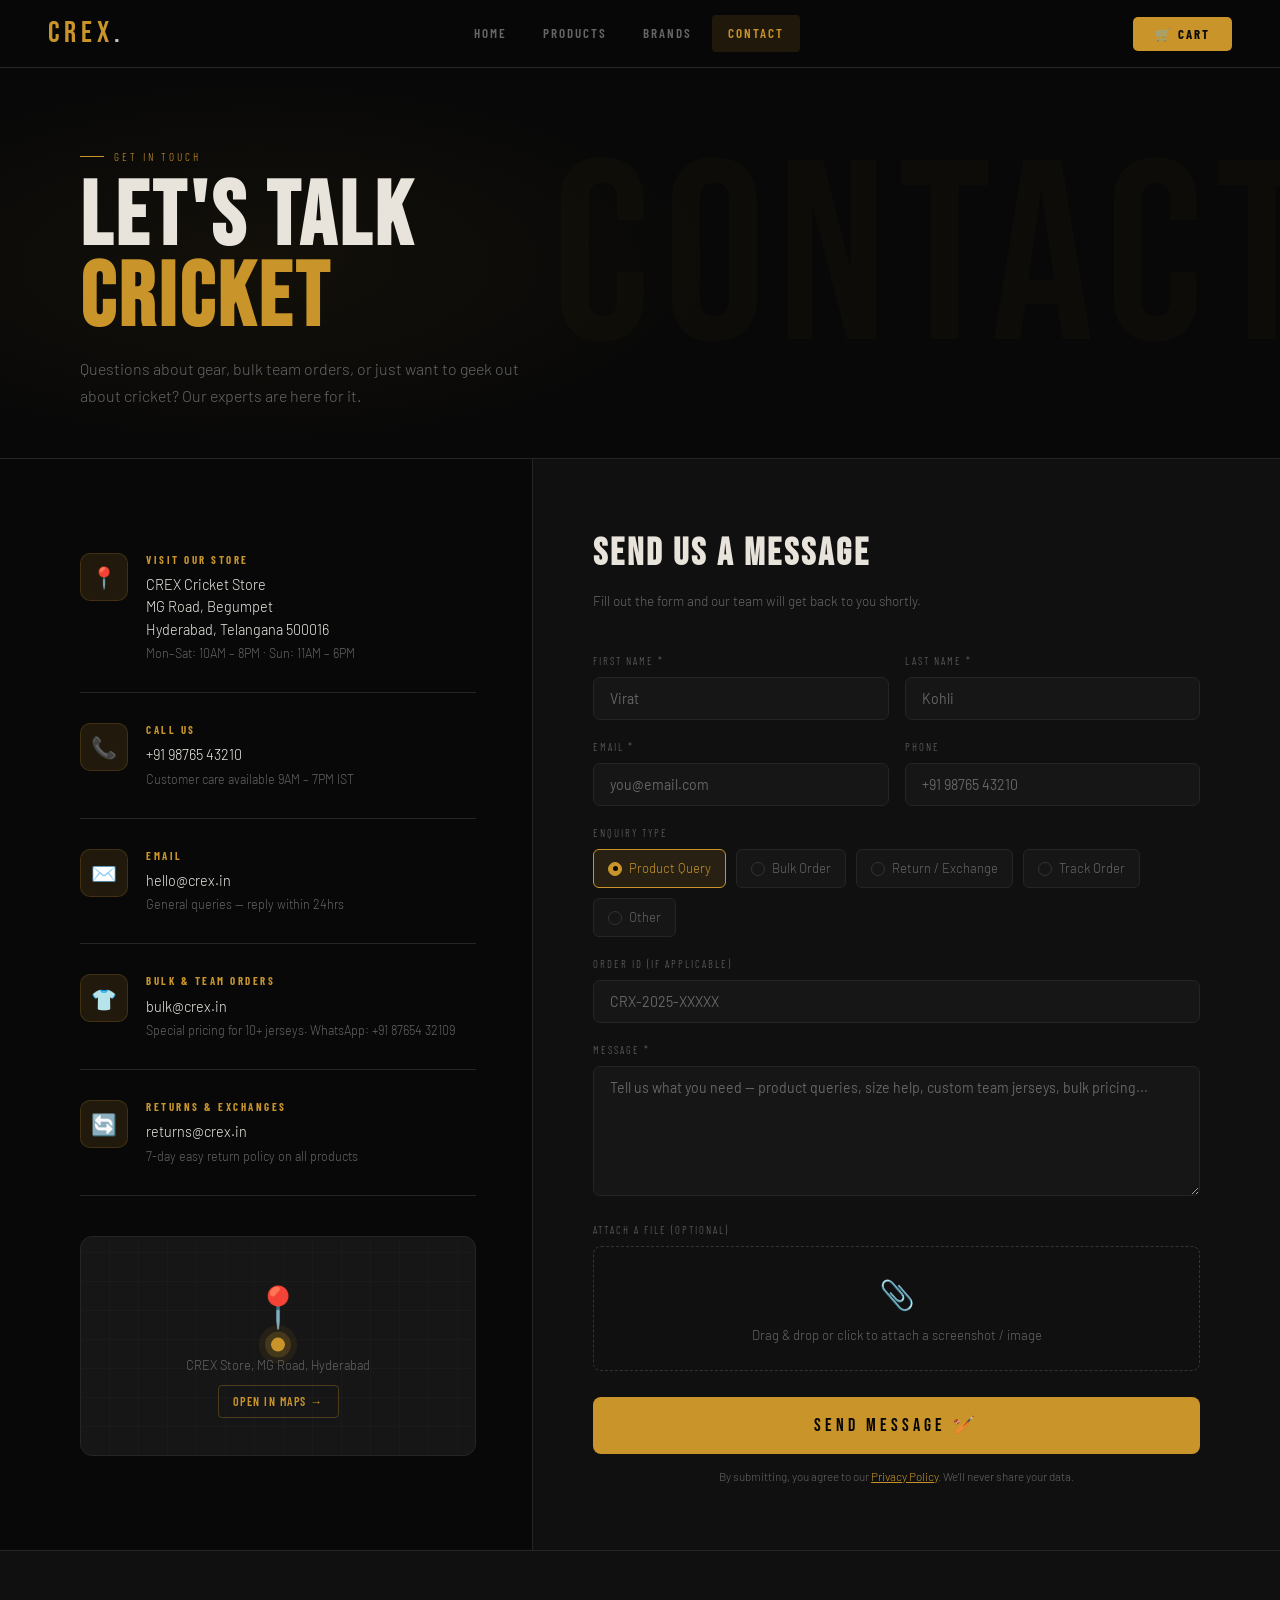
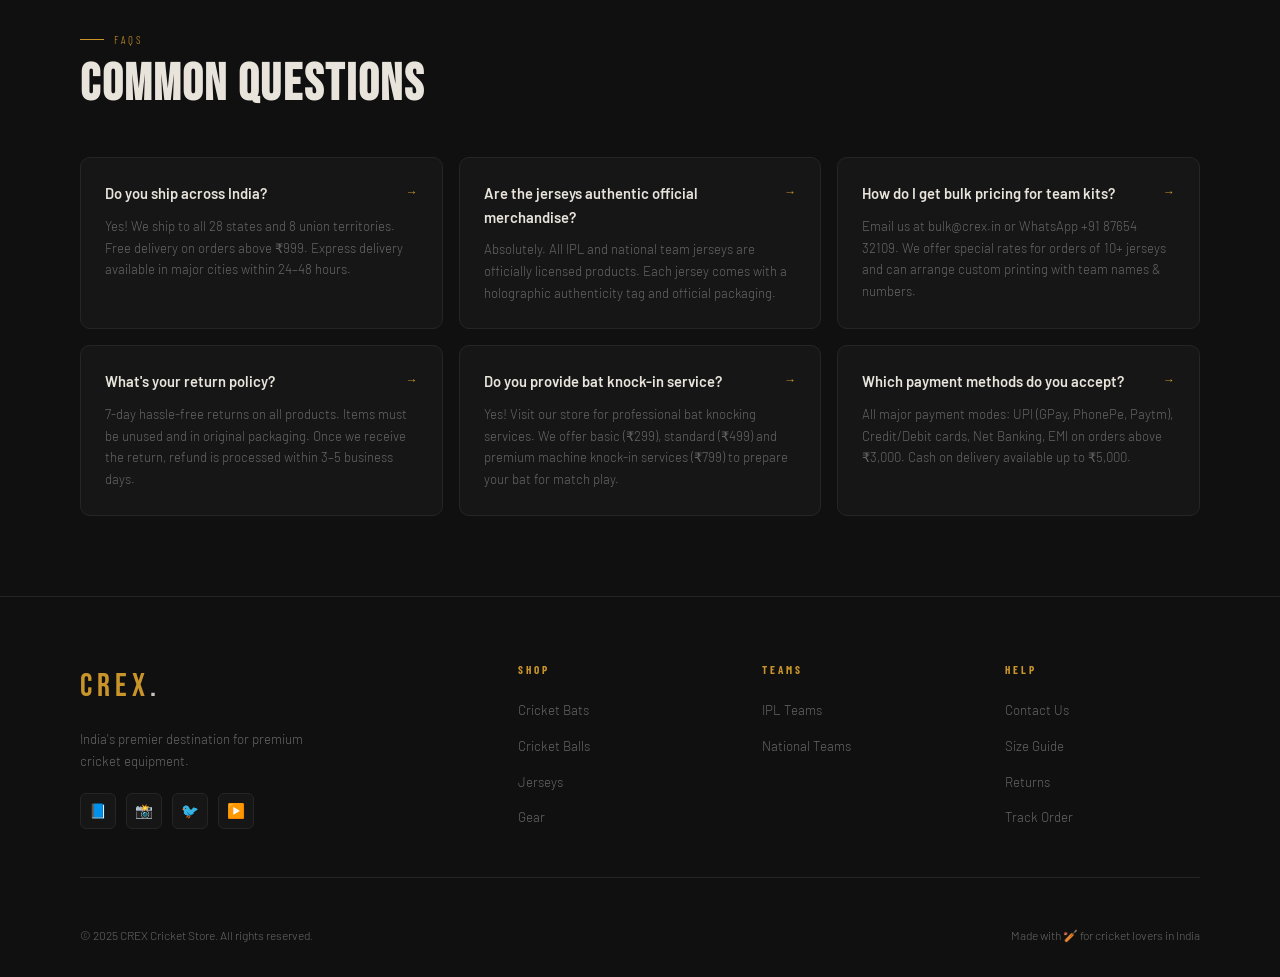
<file: Contact.html>
<!DOCTYPE html>
<html lang="en">
<head>
<meta charset="UTF-8">
<meta name="viewport" content="width=device-width, initial-scale=1.0">
<title>Contact — CREX Cricket Store</title>
<link rel="stylesheet" href="shared.css">
<style>
/* ═══ CONTACT.HTML ═══ */

.contact-page { padding-top: 68px; }

/* ── HERO ── */
.contact-hero {
  padding: 80px 80px 0;
  min-height: 260px;
  position: relative; overflow: hidden;
  display: flex; align-items: flex-end;
  border-bottom: 1px solid var(--border);
}
.contact-hero::before {
  content: '';
  position: absolute; inset: 0;
  background: radial-gradient(ellipse 60% 80% at 20% 50%, rgba(201,149,42,0.06) 0%, transparent 60%);
  pointer-events: none;
}
.contact-hero-bg {
  position: absolute;
  right: -40px; top: 50%; transform: translateY(-50%);
  font-family: 'Bebas Neue', sans-serif;
  font-size: 16rem; letter-spacing: 12px;
  color: rgba(201,149,42,0.03);
  user-select: none; white-space: nowrap;
  pointer-events: none;
}
.contact-hero-inner {
  position: relative; z-index: 1;
  padding-bottom: 48px;
}
.contact-hero h1 {
  font-family: 'Bebas Neue', sans-serif;
  font-size: clamp(4rem, 7vw, 8rem);
  letter-spacing: 4px; line-height: 0.9;
  margin-bottom: 16px;
}
.contact-hero h1 .gold { color: var(--gold); }
.contact-hero p {
  font-size: 1rem; color: var(--muted);
  max-width: 440px; line-height: 1.7;
}

/* ── MAIN LAYOUT ── */
.contact-body {
  display: grid;
  grid-template-columns: 1fr 1.4fr;
  gap: 0;
  min-height: calc(100vh - 340px);
}

/* ── LEFT — INFO ── */
.contact-left {
  padding: 64px 56px 64px 80px;
  border-right: 1px solid var(--border);
}

.info-blocks { display: flex; flex-direction: column; gap: 0; }

.info-block {
  padding: 28px 0;
  border-bottom: 1px solid var(--border);
  display: flex; gap: 18px;
  opacity: 0; animation: fadeIn 0.5s ease forwards;
}
.info-block:nth-child(1) { animation-delay: 0.1s; }
.info-block:nth-child(2) { animation-delay: 0.2s; }
.info-block:nth-child(3) { animation-delay: 0.3s; }
.info-block:nth-child(4) { animation-delay: 0.4s; }
.info-block:nth-child(5) { animation-delay: 0.5s; }
@keyframes fadeIn { from { opacity: 0; transform: translateX(-16px); } to { opacity: 1; transform: translateX(0); } }

.ib-icon {
  width: 48px; height: 48px;
  background: var(--gold-dim);
  border: 1px solid rgba(201,149,42,0.2);
  border-radius: 10px;
  display: flex; align-items: center; justify-content: center;
  font-size: 1.3rem; flex-shrink: 0;
  margin-top: 2px;
}
.ib-content h4 {
  font-family: 'Barlow Condensed', sans-serif;
  font-size: 0.68rem; letter-spacing: 2.5px; text-transform: uppercase;
  color: var(--gold); margin-bottom: 6px;
}
.ib-content p { font-size: 0.9rem; color: var(--white); line-height: 1.55; }
.ib-content .sub { font-size: 0.78rem; color: var(--muted); margin-top: 3px; }

/* Map placeholder */
.map-box {
  margin-top: 40px;
  background: var(--card);
  border: 1px solid var(--border);
  border-radius: 12px;
  height: 220px;
  display: flex; flex-direction: column; align-items: center; justify-content: center;
  gap: 10px; color: var(--muted); font-size: 0.85rem;
  position: relative; overflow: hidden;
}
.map-box::before {
  content: '📍';
  font-size: 2.5rem; display: block; margin-bottom: 8px;
}
.map-box .map-overlay {
  position: absolute; inset: 0;
  background: repeating-linear-gradient(
    0deg, transparent, transparent 28px, rgba(255,255,255,0.015) 28px, rgba(255,255,255,0.015) 29px
  ),
  repeating-linear-gradient(
    90deg, transparent, transparent 28px, rgba(255,255,255,0.015) 28px, rgba(255,255,255,0.015) 29px
  );
}
.map-pin {
  position: absolute;
  top: 50%; left: 50%; transform: translate(-50%,-60%);
  width: 14px; height: 14px;
  background: var(--gold);
  border-radius: 50%;
  box-shadow: 0 0 0 6px rgba(201,149,42,0.2), 0 0 0 12px rgba(201,149,42,0.08);
  animation: pingPin 2s ease-in-out infinite;
}
@keyframes pingPin { 0%,100% { box-shadow: 0 0 0 6px rgba(201,149,42,0.2), 0 0 0 12px rgba(201,149,42,0.08); } 50% { box-shadow: 0 0 0 10px rgba(201,149,42,0.1), 0 0 0 20px rgba(201,149,42,0.04); } }

/* ── RIGHT — FORM ── */
.contact-right {
  padding: 64px 80px 64px 60px;
  background: var(--dark);
}

.form-header { margin-bottom: 40px; }
.form-header h2 {
  font-family: 'Bebas Neue', sans-serif;
  font-size: 2.4rem; letter-spacing: 3px; margin-bottom: 6px;
}
.form-header p { font-size: 0.85rem; color: var(--muted); }

.form-row { display: grid; grid-template-columns: 1fr 1fr; gap: 16px; }
.form-group { margin-bottom: 18px; }

.form-group label {
  display: block;
  font-family: 'Barlow Condensed', sans-serif;
  font-size: 0.67rem; letter-spacing: 2px; text-transform: uppercase;
  color: var(--muted); margin-bottom: 8px;
}

.form-group input,
.form-group select,
.form-group textarea {
  width: 100%;
  background: var(--card);
  border: 1px solid var(--border);
  border-radius: 7px;
  color: var(--text);
  padding: 12px 16px;
  font-family: 'Barlow', sans-serif;
  font-size: 0.88rem; outline: none;
  transition: all 0.2s;
  appearance: none;
}
.form-group input:focus,
.form-group select:focus,
.form-group textarea:focus {
  border-color: var(--gold);
  background: rgba(201,149,42,0.03);
  box-shadow: 0 0 0 3px rgba(201,149,42,0.07);
}
.form-group input::placeholder,
.form-group textarea::placeholder { color: var(--muted); }
.form-group select option { background: var(--black); }
.form-group textarea { min-height: 130px; resize: vertical; }

/* Radio buttons */
.radio-group {
  display: flex; gap: 10px; flex-wrap: wrap; margin-top: 4px;
}
.radio-opt {
  display: flex; align-items: center; gap: 7px;
  background: var(--card);
  border: 1px solid var(--border);
  border-radius: 6px;
  padding: 8px 14px;
  cursor: pointer; transition: all 0.2s;
  font-size: 0.82rem; color: var(--muted);
}
.radio-opt.selected { border-color: var(--gold); color: var(--gold); background: var(--gold-dim); }
.radio-opt .rcheck {
  width: 14px; height: 14px;
  border: 1px solid var(--border2);
  border-radius: 50%; display: flex; align-items: center; justify-content: center;
  transition: all 0.2s;
}
.radio-opt.selected .rcheck { background: var(--gold); border-color: var(--gold); }
.radio-opt.selected .rcheck::after { content: ''; width: 5px; height: 5px; background: var(--black); border-radius: 50%; display: block; }

/* File upload */
.file-drop {
  border: 1.5px dashed var(--border2);
  border-radius: 8px;
  padding: 24px;
  text-align: center;
  cursor: pointer;
  transition: all 0.2s;
  color: var(--muted); font-size: 0.82rem;
}
.file-drop:hover { border-color: var(--gold); color: var(--gold-light); background: var(--gold-dim); }
.file-drop .fd-icon { font-size: 1.8rem; margin-bottom: 8px; }

/* Submit */
.form-submit {
  width: 100%;
  background: var(--gold); color: var(--black);
  border: none; padding: 18px;
  font-family: 'Bebas Neue', sans-serif;
  font-size: 1.1rem; letter-spacing: 4px;
  cursor: pointer; border-radius: 8px;
  transition: all 0.3s; margin-top: 8px;
  position: relative; overflow: hidden;
}
.form-submit::after {
  content: '';
  position: absolute; top: 50%; left: 50%;
  width: 0; height: 0;
  background: rgba(255,255,255,0.15);
  border-radius: 50%;
  transform: translate(-50%,-50%);
  transition: width 0.4s ease, height 0.4s ease;
}
.form-submit:hover { background: var(--gold-light); transform: translateY(-2px); box-shadow: 0 10px 30px var(--gold-glow); }
.form-submit:active::after { width: 300px; height: 300px; }

.form-disclaimer {
  font-size: 0.73rem; color: var(--muted);
  text-align: center; margin-top: 14px; line-height: 1.5;
}

/* success state */
.success-banner {
  display: none;
  background: rgba(22,101,52,0.15);
  border: 1px solid rgba(22,101,52,0.35);
  border-radius: 10px;
  padding: 20px 24px;
  margin-top: 20px;
  text-align: center;
}
.success-banner.show { display: block; }
.success-banner .sb-icon { font-size: 2rem; margin-bottom: 8px; }
.success-banner h3 {
  font-family: 'Bebas Neue', sans-serif;
  font-size: 1.4rem; letter-spacing: 2px; color: #4ade80; margin-bottom: 4px;
}
.success-banner p { font-size: 0.83rem; color: var(--muted); }

/* ── FAQ SECTION ── */
.faq-section {
  padding: 80px;
  border-top: 1px solid var(--border);
  background: var(--dark);
}
.faq-grid {
  display: grid; grid-template-columns: repeat(auto-fill, minmax(340px, 1fr));
  gap: 16px; margin-top: 48px;
}
.faq-item {
  background: var(--card);
  border: 1px solid var(--border);
  border-radius: 10px;
  padding: 24px;
  transition: all 0.2s;
}
.faq-item:hover { border-color: rgba(201,149,42,0.25); }
.faq-q {
  font-size: 0.92rem; font-weight: 600; margin-bottom: 10px;
  display: flex; justify-content: space-between; align-items: flex-start; gap: 12px;
  cursor: pointer;
}
.faq-q .fq { color: var(--gold); flex-shrink: 0; font-size: 0.75rem; }
.faq-a { font-size: 0.82rem; color: var(--muted); line-height: 1.65; }

@media (max-width: 1100px) {
  .contact-hero, .contact-left, .contact-right, .faq-section { padding-left: 32px; padding-right: 32px; }
  .contact-body { grid-template-columns: 1fr; }
  .contact-left { border-right: none; border-bottom: 1px solid var(--border); padding-bottom: 48px; }
}
@media (max-width: 640px) {
  .contact-hero { padding: 48px 20px 0; }
  .contact-left, .contact-right, .faq-section { padding: 40px 20px; }
  .form-row { grid-template-columns: 1fr; }
}
</style>
</head>
<body>

<nav id="crex-nav"></nav>

<div class="contact-page">

  <!-- HERO -->
  <div class="contact-hero">
    <div class="contact-hero-bg">CONTACT</div>
    <div class="contact-hero-inner">
      <div class="section-eyebrow">Get In Touch</div>
      <h1>LET'S TALK<br><span class="gold">CRICKET</span></h1>
      <p>Questions about gear, bulk team orders, or just want to geek out about cricket? Our experts are here for it.</p>
    </div>
  </div>

  <!-- BODY -->
  <div class="contact-body">

    <!-- LEFT INFO -->
    <div class="contact-left">
      <div class="info-blocks">
        <div class="info-block">
          <div class="ib-icon">📍</div>
          <div class="ib-content">
            <h4>Visit Our Store</h4>
            <p>CREX Cricket Store<br>MG Road, Begumpet<br>Hyderabad, Telangana 500016</p>
            <div class="sub">Mon–Sat: 10AM – 8PM · Sun: 11AM – 6PM</div>
          </div>
        </div>
        <div class="info-block">
          <div class="ib-icon">📞</div>
          <div class="ib-content">
            <h4>Call Us</h4>
            <p>+91 98765 43210</p>
            <div class="sub">Customer care available 9AM – 7PM IST</div>
          </div>
        </div>
        <div class="info-block">
          <div class="ib-icon">✉️</div>
          <div class="ib-content">
            <h4>Email</h4>
            <p>hello@crex.in</p>
            <div class="sub">General queries — reply within 24hrs</div>
          </div>
        </div>
        <div class="info-block">
          <div class="ib-icon">👕</div>
          <div class="ib-content">
            <h4>Bulk & Team Orders</h4>
            <p>bulk@crex.in</p>
            <div class="sub">Special pricing for 10+ jerseys. WhatsApp: +91 87654 32109</div>
          </div>
        </div>
        <div class="info-block">
          <div class="ib-icon">🔄</div>
          <div class="ib-content">
            <h4>Returns & Exchanges</h4>
            <p>returns@crex.in</p>
            <div class="sub">7-day easy return policy on all products</div>
          </div>
        </div>
      </div>

      <div class="map-box">
        <div class="map-overlay"></div>
        <div class="map-pin"></div>
        <p style="position:relative;z-index:1;font-size:0.8rem">CREX Store, MG Road, Hyderabad</p>
        <a href="https://maps.google.com" target="_blank" style="position:relative;z-index:1;color:var(--gold);font-size:0.75rem;text-decoration:none;border:1px solid rgba(201,149,42,0.3);padding:6px 14px;border-radius:4px;font-family:'Barlow Condensed',sans-serif;letter-spacing:1.5px;text-transform:uppercase;font-weight:600">Open in Maps →</a>
      </div>
    </div>

    <!-- RIGHT FORM -->
    <div class="contact-right">
      <div class="form-header">
        <h2>SEND US A MESSAGE</h2>
        <p>Fill out the form and our team will get back to you shortly.</p>
      </div>

      <div class="form-row">
        <div class="form-group">
          <label>First Name *</label>
          <input type="text" id="f-fname" placeholder="Virat">
        </div>
        <div class="form-group">
          <label>Last Name *</label>
          <input type="text" id="f-lname" placeholder="Kohli">
        </div>
      </div>

      <div class="form-row">
        <div class="form-group">
          <label>Email *</label>
          <input type="email" id="f-email" placeholder="you@email.com">
        </div>
        <div class="form-group">
          <label>Phone</label>
          <input type="tel" id="f-phone" placeholder="+91 98765 43210">
        </div>
      </div>

      <div class="form-group">
        <label>Enquiry Type</label>
        <div class="radio-group" id="radio-group">
          <div class="radio-opt selected" onclick="selectRadio(this)">
            <div class="rcheck"></div> Product Query
          </div>
          <div class="radio-opt" onclick="selectRadio(this)">
            <div class="rcheck"></div> Bulk Order
          </div>
          <div class="radio-opt" onclick="selectRadio(this)">
            <div class="rcheck"></div> Return / Exchange
          </div>
          <div class="radio-opt" onclick="selectRadio(this)">
            <div class="rcheck"></div> Track Order
          </div>
          <div class="radio-opt" onclick="selectRadio(this)">
            <div class="rcheck"></div> Other
          </div>
        </div>
      </div>

      <div class="form-group">
        <label>Order ID (if applicable)</label>
        <input type="text" id="f-orderid" placeholder="CRX-2025-XXXXX">
      </div>

      <div class="form-group">
        <label>Message *</label>
        <textarea id="f-message" placeholder="Tell us what you need — product queries, size help, custom team jerseys, bulk pricing..."></textarea>
      </div>

      <div class="form-group">
        <label>Attach a File (optional)</label>
        <div class="file-drop">
          <div class="fd-icon">📎</div>
          Drag & drop or click to attach a screenshot / image
        </div>
      </div>

      <button class="form-submit" onclick="submitForm()">SEND MESSAGE 🏏</button>
      <p class="form-disclaimer">By submitting, you agree to our <a href="#" style="color:var(--gold)">Privacy Policy</a>. We'll never share your data.</p>

      <div class="success-banner" id="success-banner">
        <div class="sb-icon">🎉</div>
        <h3>Message Sent!</h3>
        <p>Thanks for reaching out. Our team will reply within 24 hours. Check your email for confirmation.</p>
      </div>
    </div>
  </div>

  <!-- FAQ SECTION -->
  <section class="faq-section">
    <div class="section-eyebrow">FAQs</div>
    <h2 class="section-heading" style="font-size:clamp(2.5rem,4vw,3.5rem)">Common Questions</h2>
    <div class="faq-grid">
      <div class="faq-item">
        <div class="faq-q">Do you ship across India? <span class="fq">→</span></div>
        <div class="faq-a">Yes! We ship to all 28 states and 8 union territories. Free delivery on orders above ₹999. Express delivery available in major cities within 24–48 hours.</div>
      </div>
      <div class="faq-item">
        <div class="faq-q">Are the jerseys authentic official merchandise? <span class="fq">→</span></div>
        <div class="faq-a">Absolutely. All IPL and national team jerseys are officially licensed products. Each jersey comes with a holographic authenticity tag and official packaging.</div>
      </div>
      <div class="faq-item">
        <div class="faq-q">How do I get bulk pricing for team kits? <span class="fq">→</span></div>
        <div class="faq-a">Email us at bulk@crex.in or WhatsApp +91 87654 32109. We offer special rates for orders of 10+ jerseys and can arrange custom printing with team names & numbers.</div>
      </div>
      <div class="faq-item">
        <div class="faq-q">What's your return policy? <span class="fq">→</span></div>
        <div class="faq-a">7-day hassle-free returns on all products. Items must be unused and in original packaging. Once we receive the return, refund is processed within 3–5 business days.</div>
      </div>
      <div class="faq-item">
        <div class="faq-q">Do you provide bat knock-in service? <span class="fq">→</span></div>
        <div class="faq-a">Yes! Visit our store for professional bat knocking services. We offer basic (₹299), standard (₹499) and premium machine knock-in services (₹799) to prepare your bat for match play.</div>
      </div>
      <div class="faq-item">
        <div class="faq-q">Which payment methods do you accept? <span class="fq">→</span></div>
        <div class="faq-a">All major payment modes: UPI (GPay, PhonePe, Paytm), Credit/Debit cards, Net Banking, EMI on orders above ₹3,000. Cash on delivery available up to ₹5,000.</div>
      </div>
    </div>
  </section>

</div>

<!-- FOOTER -->
<footer class="crex-footer">
  <div class="footer-top">
    <div class="footer-brand">
      <a href="index.html" class="footer-brand-logo">CREX<span>.</span></a>
      <p>India's premier destination for premium cricket equipment.</p>
      <div class="socials">
        <a href="#">📘</a><a href="#">📸</a><a href="#">🐦</a><a href="#">▶️</a>
      </div>
    </div>
    <div class="footer-col"><h4>Shop</h4><ul>
      <li><a href="products.html?cat=Bat">Cricket Bats</a></li>
      <li><a href="products.html?cat=Ball">Cricket Balls</a></li>
      <li><a href="products.html?cat=Jersey">Jerseys</a></li>
      <li><a href="products.html?cat=Gear">Gear</a></li>
    </ul></div>
    <div class="footer-col"><h4>Teams</h4><ul>
      <li><a href="brands.html">IPL Teams</a></li>
      <li><a href="brands.html">National Teams</a></li>
    </ul></div>
    <div class="footer-col"><h4>Help</h4><ul>
      <li><a href="contact.html">Contact Us</a></li>
      <li><a href="#">Size Guide</a></li>
      <li><a href="#">Returns</a></li>
      <li><a href="#">Track Order</a></li>
    </ul></div>
  </div>
  <div class="footer-bottom">
    <p>© 2025 CREX Cricket Store. All rights reserved.</p>
    <p>Made with 🏏 for cricket lovers in India</p>
  </div>
</footer>

<script src="shared.js"></script>
<script>
CREX.injectNav('contact');

function selectRadio(el) {
  document.querySelectorAll('.radio-opt').forEach(o => o.classList.remove('selected'));
  el.classList.add('selected');
}

function submitForm() {
  const fname = document.getElementById('f-fname').value.trim();
  const email = document.getElementById('f-email').value.trim();
  const msg = document.getElementById('f-message').value.trim();

  if (!fname || !email || !msg) {
    CREX.showToast('⚠️ Please fill in Name, Email and Message.', '⚠️');
    return;
  }
  if (!email.includes('@')) {
    CREX.showToast('⚠️ Please enter a valid email address.', '⚠️');
    return;
  }

  // Show success
  document.getElementById('success-banner').classList.add('show');
  document.querySelector('.form-submit').disabled = true;
  document.querySelector('.form-submit').textContent = '✓ SENT!';
  document.querySelector('.form-submit').style.background = '#166534';

  // Clear fields
  ['f-fname','f-lname','f-email','f-phone','f-orderid','f-message'].forEach(id => {
    document.getElementById(id).value = '';
  });

  CREX.showToast('✅ Message sent! We\'ll reply within 24 hours.', '✅');
}
</script>
</body>
</html>
</file>
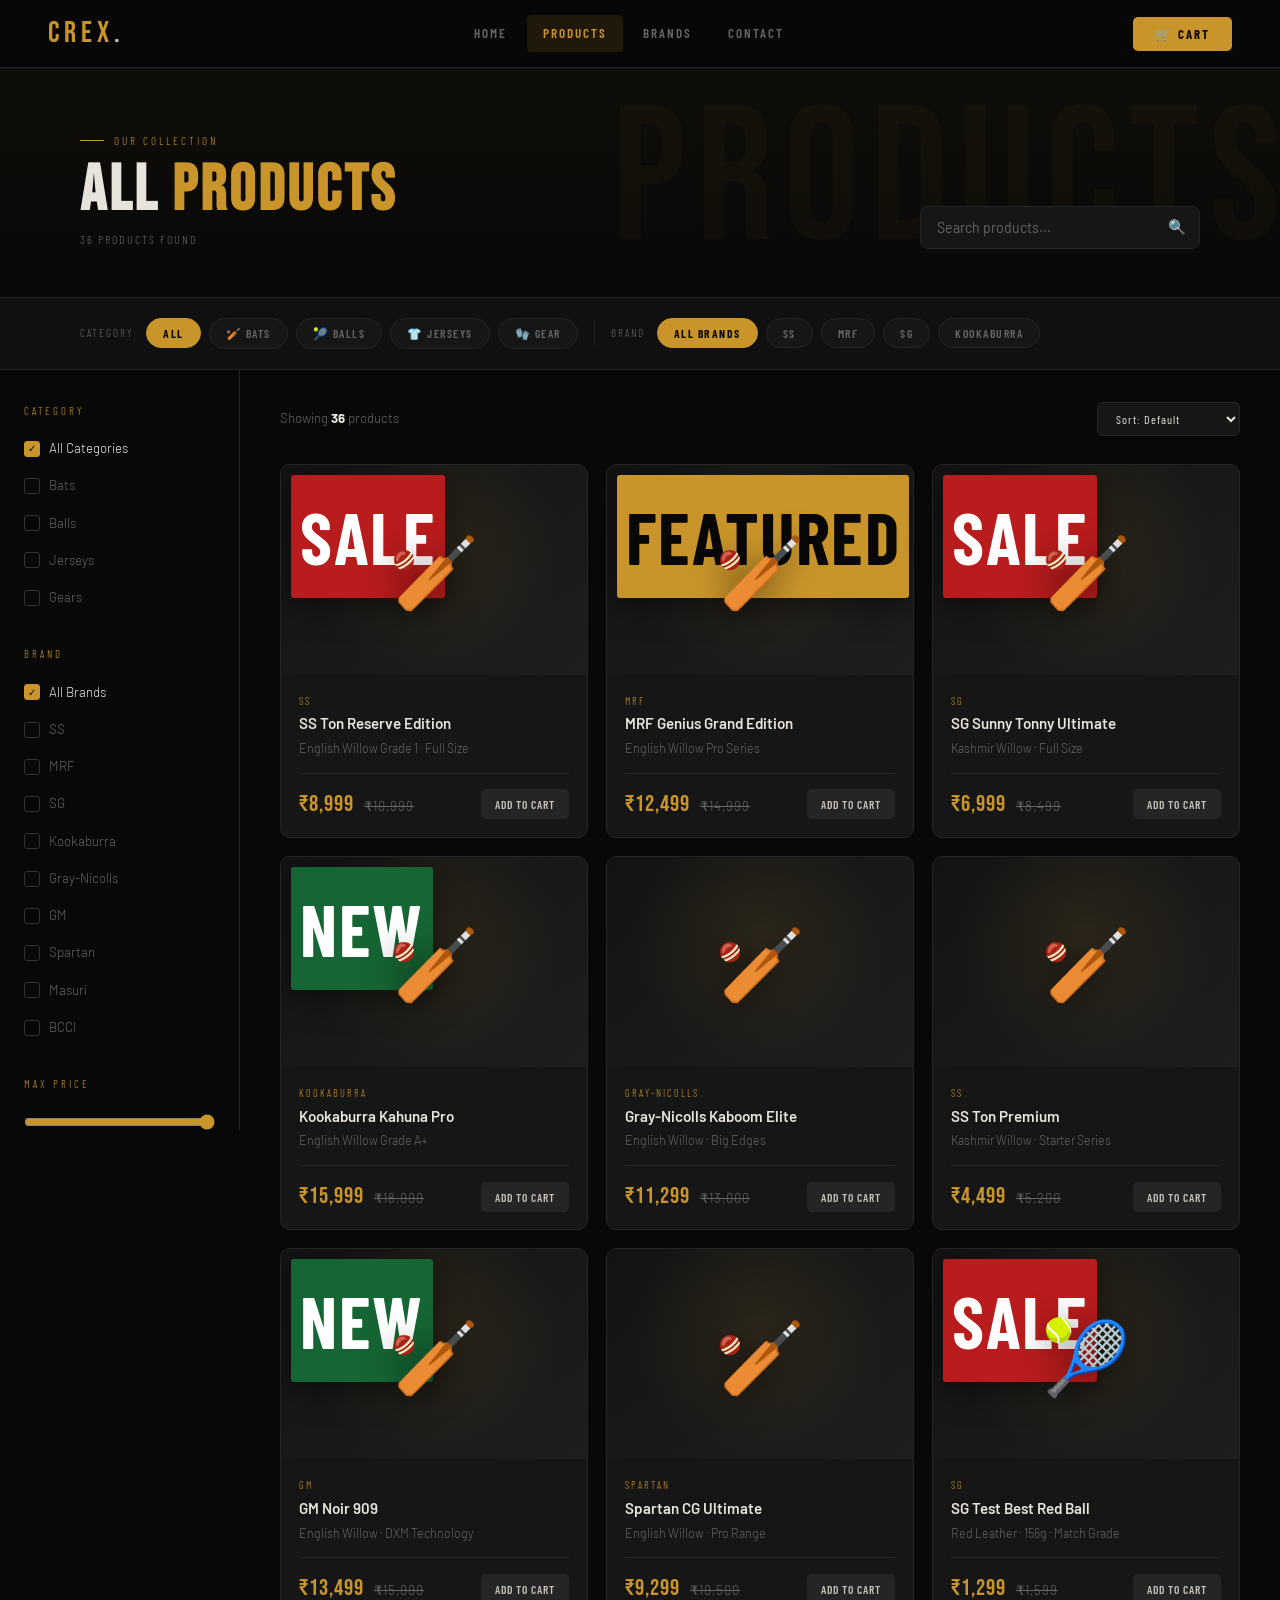
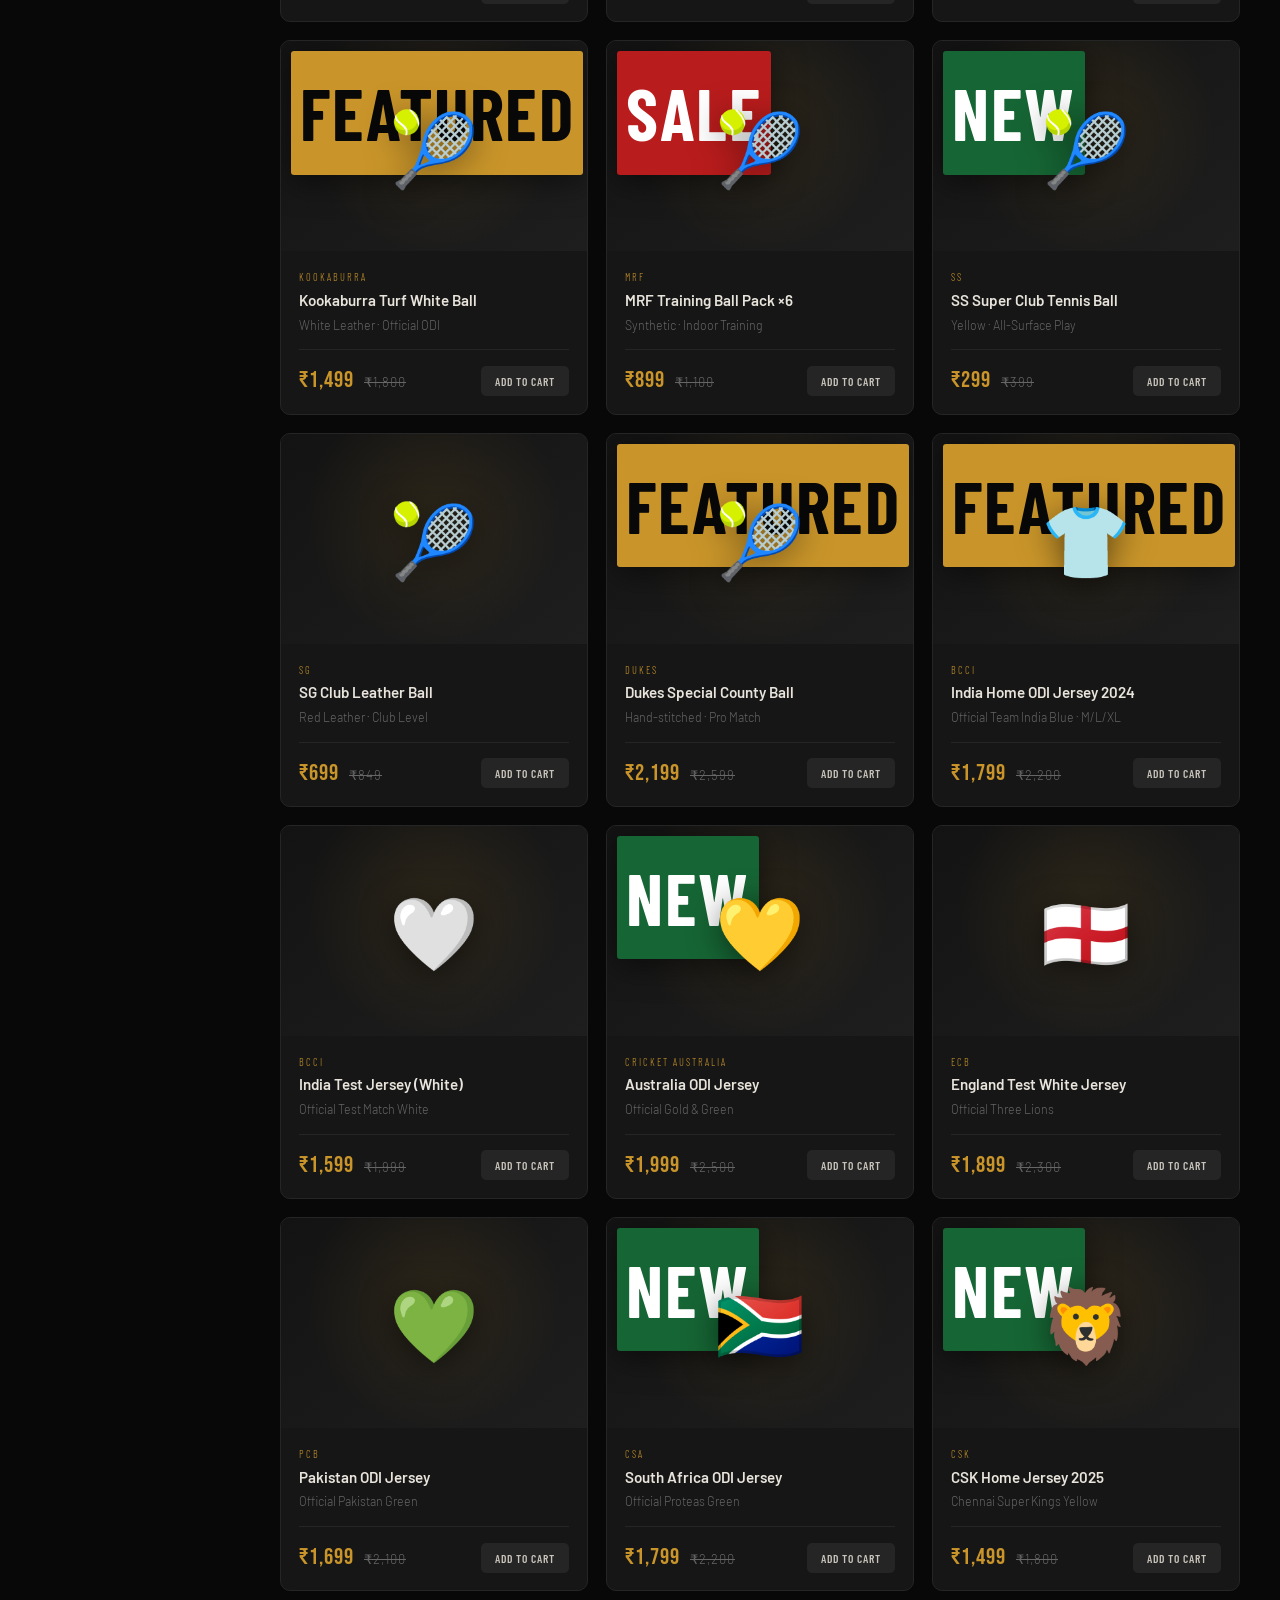
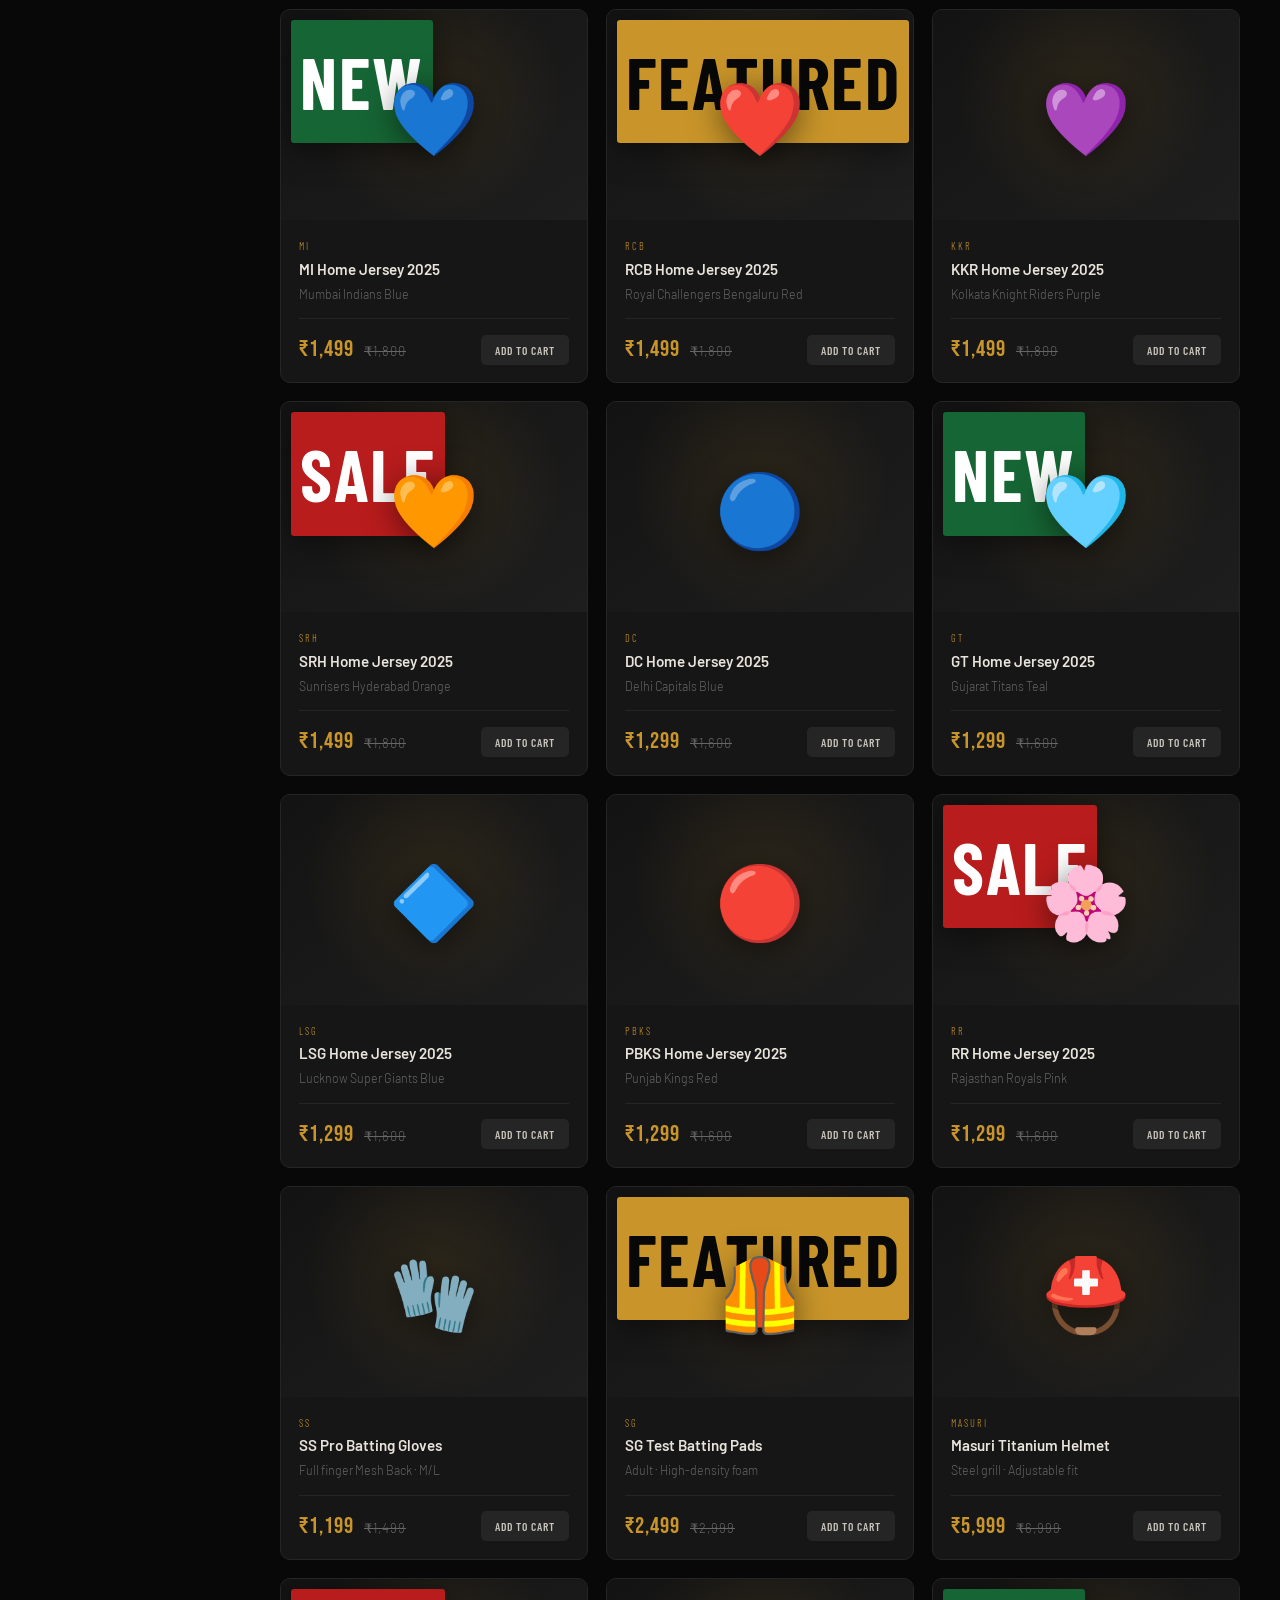
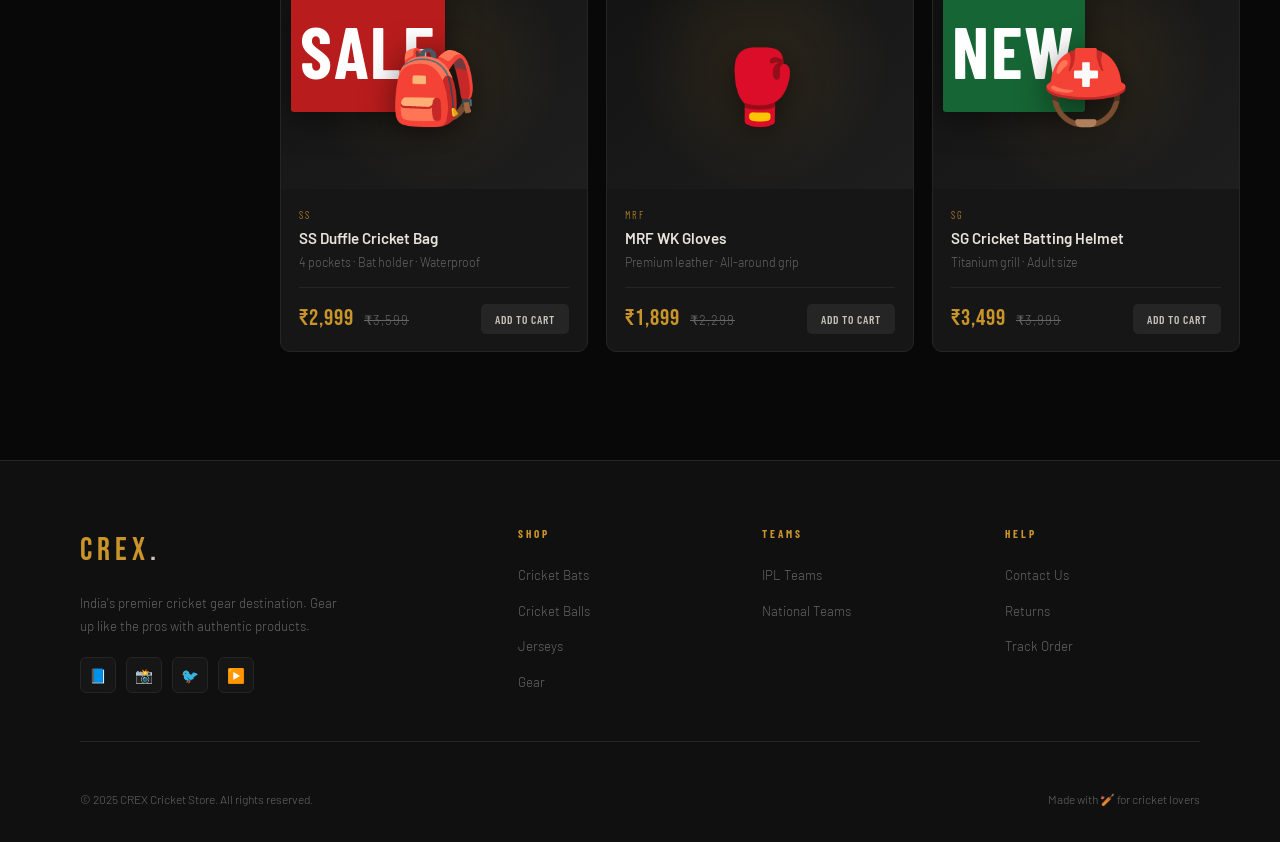
<file: Products.html>
<!DOCTYPE html>
<html lang="en">
<head>
<meta charset="UTF-8">
<meta name="viewport" content="width=device-width, initial-scale=1.0">
<title>Products — CREX Cricket Store</title>
<link rel="stylesheet" href="shared.css">
<style>
/* ═══ PRODUCTS.HTML ═══ */

.products-page { padding-top: 68px; min-height: 100vh; }

/* PAGE HEADER */
.products-hero {
  padding: 64px 80px 48px;
  background: linear-gradient(to bottom, rgba(201,149,42,0.04) 0%, transparent 100%);
  border-bottom: 1px solid var(--border);
  position: relative; overflow: hidden;
}
.products-hero::before {
  content: 'PRODUCTS';
  position: absolute;
  right: -10px; top: 50%; transform: translateY(-50%);
  font-family: 'Bebas Neue', sans-serif;
  font-size: 12rem; letter-spacing: 10px;
  color: rgba(201,149,42,0.04);
  user-select: none; white-space: nowrap;
  pointer-events: none;
}
.products-hero-inner {
  display: flex; align-items: flex-end; justify-content: space-between; gap: 20px;
}
.ph-title {
  font-family: 'Bebas Neue', sans-serif;
  font-size: clamp(3rem,5vw,5rem); letter-spacing: 3px; line-height: 0.9;
}
.ph-title span { color: var(--gold); }
.ph-count {
  font-family: 'Barlow Condensed', sans-serif;
  font-size: 0.75rem; letter-spacing: 2px; text-transform: uppercase;
  color: var(--muted); margin-top: 10px;
}

/* SEARCH BAR */
.search-wrap {
  position: relative; width: 280px;
}
.search-wrap input {
  width: 100%;
  background: var(--card);
  border: 1px solid var(--border);
  border-radius: 8px;
  color: var(--text);
  padding: 12px 42px 12px 16px;
  font-family: 'Barlow', sans-serif;
  font-size: 0.88rem; outline: none;
  transition: border-color 0.2s;
}
.search-wrap input:focus { border-color: var(--gold); }
.search-wrap input::placeholder { color: var(--muted); }
.search-icon {
  position: absolute; right: 14px; top: 50%; transform: translateY(-50%);
  color: var(--muted); font-size: 0.9rem;
}

/* FILTER BAR */
.filter-bar {
  padding: 20px 80px;
  border-bottom: 1px solid var(--border);
  background: var(--dark);
  display: flex; align-items: center; gap: 8px; flex-wrap: wrap;
  position: sticky; top: 68px; z-index: 50;
  backdrop-filter: blur(12px);
}
.fb-label {
  font-family: 'Barlow Condensed', sans-serif;
  font-size: 0.7rem; letter-spacing: 2px; text-transform: uppercase;
  color: var(--muted); margin-right: 4px;
}
.fb-sep { width: 1px; height: 24px; background: var(--border); margin: 0 8px; flex-shrink: 0; }

.ftag {
  background: var(--card);
  border: 1px solid var(--border);
  color: var(--muted);
  padding: 7px 16px;
  border-radius: 20px;
  font-family: 'Barlow Condensed', sans-serif;
  font-size: 0.73rem; letter-spacing: 1.5px; text-transform: uppercase; font-weight: 600;
  cursor: pointer; transition: all 0.2s; white-space: nowrap;
  display: flex; align-items: center; gap: 5px;
}
.ftag:hover { border-color: var(--gold-light); color: var(--white); }
.ftag.active {
  background: var(--gold); color: var(--black);
  border-color: var(--gold); font-weight: 700;
}

/* LAYOUT */
.products-body {
  display: grid;
  grid-template-columns: 240px 1fr;
  min-height: calc(100vh - 200px);
}

/* SIDEBAR */
.sidebar {
  padding: 32px 24px;
  border-right: 1px solid var(--border);
  position: sticky;
  top: calc(68px + 61px);
  height: fit-content;
  max-height: calc(100vh - 140px);
  overflow-y: auto;
}
.sb-section { margin-bottom: 32px; }
.sb-title {
  font-family: 'Barlow Condensed', sans-serif;
  font-size: 0.68rem; letter-spacing: 3px; text-transform: uppercase;
  color: var(--gold); margin-bottom: 14px;
}
.sb-options { display: flex; flex-direction: column; gap: 6px; }
.sb-opt {
  display: flex; align-items: center; gap: 9px;
  font-size: 0.83rem; cursor: pointer; padding: 5px 0;
  color: var(--muted); transition: color 0.2s;
}
.sb-opt:hover { color: var(--white); }
.sb-opt.active { color: var(--white); }
.sb-opt .check {
  width: 16px; height: 16px;
  border: 1px solid var(--border2);
  border-radius: 3px; flex-shrink: 0;
  display: flex; align-items: center; justify-content: center;
  font-size: 0.65rem;
  transition: all 0.2s;
}
.sb-opt.active .check { background: var(--gold); border-color: var(--gold); color: var(--black); }

.price-range { padding: 4px 0; }
.price-range input[type="range"] {
  width: 100%; accent-color: var(--gold); cursor: pointer;
}
.price-labels {
  display: flex; justify-content: space-between;
  font-size: 0.75rem; color: var(--muted); margin-top: 6px;
}

/* MAIN GRID */
.products-main { padding: 32px 40px 60px; }

.sort-row {
  display: flex; align-items: center; justify-content: space-between;
  margin-bottom: 28px; flex-wrap: wrap; gap: 12px;
}
.results-text { font-size: 0.83rem; color: var(--muted); }
.results-text strong { color: var(--white); }

.sort-select {
  background: var(--card);
  border: 1px solid var(--border);
  color: var(--text);
  padding: 8px 14px;
  border-radius: 6px;
  font-family: 'Barlow Condensed', sans-serif;
  font-size: 0.75rem; letter-spacing: 1px;
  outline: none; cursor: pointer;
}
.sort-select option { background: var(--black); }

.products-grid {
  display: grid;
  grid-template-columns: repeat(auto-fill, minmax(230px, 1fr));
  gap: 18px;
}

.no-results {
  grid-column: 1/-1;
  text-align: center;
  padding: 80px 20px;
  color: var(--muted);
}
.no-results .nr-icon { font-size: 3rem; margin-bottom: 16px; }
.no-results h3 {
  font-family: 'Bebas Neue', sans-serif;
  font-size: 1.8rem; letter-spacing: 2px; color: var(--white2); margin-bottom: 8px;
}

/* PAGINATION */
.pagination {
  display: flex; justify-content: center; gap: 8px; margin-top: 48px;
}
.pg-btn {
  width: 40px; height: 40px;
  background: var(--card); border: 1px solid var(--border);
  color: var(--muted); border-radius: 6px;
  font-family: 'Barlow Condensed', sans-serif;
  font-size: 0.85rem; font-weight: 600;
  cursor: pointer; transition: all 0.2s;
  display: flex; align-items: center; justify-content: center;
}
.pg-btn:hover, .pg-btn.active { background: var(--gold); color: var(--black); border-color: var(--gold); }

@media (max-width: 1100px) {
  .products-hero { padding: 48px 32px 36px; }
  .filter-bar { padding: 16px 32px; }
  .products-body { grid-template-columns: 1fr; }
  .sidebar { display: none; }
  .products-main { padding: 24px 32px 48px; }
}
@media (max-width: 640px) {
  .products-hero { padding: 32px 20px 28px; }
  .filter-bar { padding: 14px 20px; }
  .products-main { padding: 20px 20px 40px; }
  .search-wrap { width: 100%; }
  .products-hero-inner { flex-direction: column; align-items: flex-start; }
}
</style>
</head>
<body>

<nav id="crex-nav"></nav>

<div class="products-page">

  <!-- PAGE HEADER -->
  <div class="products-hero">
    <div class="products-hero-inner">
      <div>
        <div class="section-eyebrow">Our Collection</div>
        <h1 class="ph-title">ALL <span>PRODUCTS</span></h1>
        <p class="ph-count" id="ph-count">Loading...</p>
      </div>
      <div class="search-wrap">
        <input type="text" id="search-input" placeholder="Search products..." oninput="applyFilters()">
        <span class="search-icon">🔍</span>
      </div>
    </div>
  </div>

  <!-- TOP FILTER BAR -->
  <div class="filter-bar">
    <span class="fb-label">Category</span>
    <button class="ftag active" onclick="setCat('All',this)">All</button>
    <button class="ftag" onclick="setCat('Bat',this)">🏏 Bats</button>
    <button class="ftag" onclick="setCat('Ball',this)">🎾 Balls</button>
    <button class="ftag" onclick="setCat('Jersey',this)">👕 Jerseys</button>
    <button class="ftag" onclick="setCat('Gear',this)">🧤 Gear</button>

    <div class="fb-sep"></div>
    <span class="fb-label">Brand</span>
    <button class="ftag active" id="brand-all" onclick="setBrand('All',this)">All Brands</button>
    <button class="ftag" onclick="setBrand('SS',this)">SS</button>
    <button class="ftag" onclick="setBrand('MRF',this)">MRF</button>
    <button class="ftag" onclick="setBrand('SG',this)">SG</button>
    <button class="ftag" onclick="setBrand('Kookaburra',this)">Kookaburra</button>
  </div>

  <!-- BODY -->
  <div class="products-body">

    <!-- SIDEBAR -->
    <aside class="sidebar">
      <div class="sb-section">
        <div class="sb-title">Category</div>
        <div class="sb-options" id="sb-cats"></div>
      </div>
      <div class="sb-section">
        <div class="sb-title">Brand</div>
        <div class="sb-options" id="sb-brands"></div>
      </div>
      <div class="sb-section">
        <div class="sb-title">Max Price</div>
        <div class="price-range">
          <input type="range" min="299" max="16000" value="16000" step="100" id="price-range" oninput="updatePriceLabel(); applyFilters()">
          <div class="price-labels"><span>₹299</span><span id="price-val">₹16,000</span></div>
        </div>
      </div>
      <div class="sb-section">
        <div class="sb-title">Filter by Badge</div>
        <div class="sb-options">
          <label class="sb-opt active" onclick="toggleBadge(this,'')">
            <span class="check">✓</span> All Items
          </label>
          <label class="sb-opt" onclick="toggleBadge(this,'New')">
            <span class="check"></span> New Arrivals
          </label>
          <label class="sb-opt" onclick="toggleBadge(this,'Sale')">
            <span class="check"></span> On Sale
          </label>
          <label class="sb-opt" onclick="toggleBadge(this,'Featured')">
            <span class="check"></span> Featured
          </label>
        </div>
      </div>
    </aside>

    <!-- MAIN -->
    <main class="products-main">
      <div class="sort-row">
        <p class="results-text" id="results-text">Showing <strong>0</strong> products</p>
        <select class="sort-select" id="sort-select" onchange="applyFilters()">
          <option value="default">Sort: Default</option>
          <option value="price-asc">Price: Low to High</option>
          <option value="price-desc">Price: High to Low</option>
          <option value="name">Name: A–Z</option>
        </select>
      </div>
      <div class="products-grid" id="products-grid"></div>
      <div class="pagination" id="pagination"></div>
    </main>

  </div>
</div>

<!-- FOOTER -->
<footer class="crex-footer">
  <div class="footer-top">
    <div class="footer-brand">
      <a href="index.html" class="footer-brand-logo">CREX<span>.</span></a>
      <p>India's premier cricket gear destination. Gear up like the pros with authentic products.</p>
      <div class="socials">
        <a href="#">📘</a><a href="#">📸</a><a href="#">🐦</a><a href="#">▶️</a>
      </div>
    </div>
    <div class="footer-col"><h4>Shop</h4><ul>
      <li><a href="products.html?cat=Bat">Cricket Bats</a></li>
      <li><a href="products.html?cat=Ball">Cricket Balls</a></li>
      <li><a href="products.html?cat=Jersey">Jerseys</a></li>
      <li><a href="products.html?cat=Gear">Gear</a></li>
    </ul></div>
    <div class="footer-col"><h4>Teams</h4><ul>
      <li><a href="brands.html">IPL Teams</a></li>
      <li><a href="brands.html">National Teams</a></li>
    </ul></div>
    <div class="footer-col"><h4>Help</h4><ul>
      <li><a href="contact.html">Contact Us</a></li>
      <li><a href="#">Returns</a></li>
      <li><a href="#">Track Order</a></li>
    </ul></div>
  </div>
  <div class="footer-bottom">
    <p>© 2025 CREX Cricket Store. All rights reserved.</p>
    <p>Made with 🏏 for cricket lovers</p>
  </div>
</footer>

<script src="shared.js"></script>
<script>
CREX.injectNav('products');

let activeCat = 'All';
let activeBrand = 'All';
let activeBadge = '';
let maxPrice = 16000;

// Read URL param
const urlCat = new URLSearchParams(window.location.search).get('cat');
if (urlCat) activeCat = urlCat;

// Build sidebar
const cats = ['All','Bat','Ball','Jersey','Gear'];
const brands = ['All','SS','MRF','SG','Kookaburra','Gray-Nicolls','GM','Spartan','Masuri','BCCI','Cricket Australia','ECB','PCB','CSA','CSK','MI','RCB','KKR','SRH','DC','GT','LSG','PBKS','RR'];

document.getElementById('sb-cats').innerHTML = cats.map(c => `
  <label class="sb-opt ${c===activeCat?'active':''}" onclick="setCat('${c}',null);this.parentElement.querySelectorAll('.sb-opt').forEach(o=>o.classList.remove('active'));this.classList.add('active')">
    <span class="check">${c===activeCat?'✓':''}</span> ${c==='All'?'All Categories':c+'s'}
  </label>
`).join('');

document.getElementById('sb-brands').innerHTML = brands.slice(0,10).map(b => `
  <label class="sb-opt ${b==='All'?'active':''}" onclick="setBrand('${b}',null)">
    <span class="check">${b==='All'?'✓':''}</span> ${b==='All'?'All Brands':b}
  </label>
`).join('');

// sync top bar filter on load
if (activeCat !== 'All') {
  document.querySelectorAll('.ftag').forEach(b => {
    b.classList.remove('active');
    if (b.textContent.includes(activeCat)) b.classList.add('active');
  });
}

function setCat(cat, btn) {
  activeCat = cat;
  if (btn) {
    document.querySelectorAll('.filter-bar .ftag').forEach((b,i) => { if(i<5) b.classList.remove('active'); });
    btn.classList.add('active');
  }
  applyFilters();
}

function setBrand(brand, btn) {
  activeBrand = brand;
  if (btn) {
    const all = btn.parentElement.querySelectorAll('.ftag');
    all.forEach(b => b.classList.remove('active'));
    btn.classList.add('active');
  }
  applyFilters();
}

function toggleBadge(el, badge) {
  activeBadge = badge;
  el.parentElement.querySelectorAll('.sb-opt').forEach(o => {
    o.classList.remove('active');
    o.querySelector('.check').textContent = '';
  });
  el.classList.add('active');
  el.querySelector('.check').textContent = '✓';
  applyFilters();
}

function updatePriceLabel() {
  maxPrice = +document.getElementById('price-range').value;
  document.getElementById('price-val').textContent = '₹' + maxPrice.toLocaleString();
}

function applyFilters() {
  const search = document.getElementById('search-input').value.toLowerCase();
  const sort = document.getElementById('sort-select').value;

  let list = CREX.products.filter(p => {
    if (activeCat !== 'All' && p.category !== activeCat) return false;
    if (activeBrand !== 'All' && p.brand !== activeBrand) return false;
    if (activeBadge && p.badge !== activeBadge) return false;
    if (p.price > maxPrice) return false;
    if (search && !p.name.toLowerCase().includes(search) && !p.brand.toLowerCase().includes(search) && !p.desc.toLowerCase().includes(search)) return false;
    return true;
  });

  if (sort === 'price-asc') list.sort((a,b) => a.price-b.price);
  if (sort === 'price-desc') list.sort((a,b) => b.price-a.price);
  if (sort === 'name') list.sort((a,b) => a.name.localeCompare(b.name));

  document.getElementById('ph-count').textContent = `${list.length} product${list.length !== 1?'s':''} found`;
  document.getElementById('results-text').innerHTML = `Showing <strong>${list.length}</strong> product${list.length!==1?'s':''}`;

  const grid = document.getElementById('products-grid');
  if (list.length === 0) {
    grid.innerHTML = `<div class="no-results"><div class="nr-icon">🔍</div><h3>No Products Found</h3><p>Try adjusting your filters or search term.</p></div>`;
    return;
  }

  grid.innerHTML = list.map(p => `
    <div class="pcard">
      <div class="pcard-img">
        ${p.badge ? `<span class="pcard-badge badge-${p.badge.toLowerCase()}">${p.badge}</span>` : ''}
        <span>${p.emoji}</span>
      </div>
      <div class="pcard-body">
        <div class="pcard-brand">${p.brand}</div>
        <div class="pcard-name">${p.name}</div>
        <div class="pcard-desc">${p.desc}</div>
        <div class="pcard-footer">
          <div class="pcard-price">₹${p.price.toLocaleString()} ${p.original ? `<span class="orig">₹${p.original.toLocaleString()}</span>` : ''}</div>
          <button class="pcard-add" onclick="CREX.addToCart('${p.name.replace(/'/g,"\\'")}','${p.emoji}',${p.price},'${p.brand}','${p.category}')">Add to Cart</button>
        </div>
      </div>
    </div>
  `).join('');
}

applyFilters();
</script>
</body>
</html>
</file>
<file: shared.css>
/* ═══════════════════════════════════════════
   CREX CRICKET STORE — Shared Styles
═══════════════════════════════════════════ */

@import url('https://fonts.googleapis.com/css2?family=Bebas+Neue&family=Barlow:ital,wght@0,300;0,400;0,600;0,700;1,400&family=Barlow+Condensed:wght@300;400;600;700;900&display=swap');

:root {
  --black: #080808;
  --dark: #101010;
  --card: #161616;
  --card2: #1c1c1c;
  --border: #252525;
  --border2: #333;
  --gold: #c9952a;
  --gold-light: #e8b84b;
  --gold-dim: rgba(201,149,42,0.12);
  --gold-glow: rgba(201,149,42,0.25);
  --white: #f0ede6;
  --white2: #c8c4bc;
  --muted: #666;
  --red: #b91c1c;
  --green: #166534;
  --text: #e8e4dc;
}

*, *::before, *::after { margin: 0; padding: 0; box-sizing: border-box; }
html { scroll-behavior: smooth; font-size: 16px; }

body {
  background: var(--black);
  color: var(--text);
  font-family: 'Barlow', sans-serif;
  font-weight: 300;
  overflow-x: hidden;
  line-height: 1.6;
}

/* ── SCROLLBAR ── */
::-webkit-scrollbar { width: 6px; }
::-webkit-scrollbar-track { background: var(--black); }
::-webkit-scrollbar-thumb { background: var(--border2); border-radius: 3px; }
::-webkit-scrollbar-thumb:hover { background: var(--gold); }

/* ── NAV ── */
#crex-nav {
  position: fixed; top: 0; left: 0; right: 0; z-index: 900;
  height: 68px;
  background: rgba(8,8,8,0.96);
  backdrop-filter: blur(16px);
  -webkit-backdrop-filter: blur(16px);
  border-bottom: 1px solid var(--border);
  display: flex; align-items: center; justify-content: space-between;
  padding: 0 48px;
  gap: 24px;
}

.nav-logo {
  font-family: 'Bebas Neue', sans-serif;
  font-size: 1.9rem;
  letter-spacing: 5px;
  color: var(--gold);
  text-decoration: none;
  flex-shrink: 0;
}
.nav-logo span { color: var(--white2); }

.nav-links {
  display: flex; gap: 4px; list-style: none;
}
.nav-links a {
  font-family: 'Barlow Condensed', sans-serif;
  font-size: 0.82rem;
  letter-spacing: 2px;
  text-transform: uppercase;
  font-weight: 600;
  color: var(--muted);
  text-decoration: none;
  padding: 8px 16px;
  border-radius: 4px;
  transition: all 0.2s;
  display: block;
}
.nav-links a:hover { color: var(--white); background: var(--card); }
.nav-links a.active { color: var(--gold); background: var(--gold-dim); }

.nav-right { display: flex; align-items: center; flex-shrink: 0; }

.cart-btn {
  position: relative;
  background: var(--gold);
  color: var(--black);
  border: none;
  padding: 9px 22px;
  font-family: 'Barlow Condensed', sans-serif;
  font-size: 0.8rem;
  letter-spacing: 2px;
  text-transform: uppercase;
  font-weight: 700;
  cursor: pointer;
  border-radius: 5px;
  transition: all 0.2s;
  display: flex; align-items: center; gap: 6px;
}
.cart-btn:hover { background: var(--gold-light); transform: translateY(-1px); box-shadow: 0 6px 20px var(--gold-glow); }

.cart-badge {
  position: absolute; top: -7px; right: -7px;
  background: var(--red);
  color: #fff;
  font-size: 0.6rem; font-weight: 700;
  width: 18px; height: 18px;
  border-radius: 50%;
  display: flex; align-items: center; justify-content: center;
  display: none;
}

/* ── CART DRAWER ── */
.cart-overlay {
  position: fixed; inset: 0; z-index: 1000;
  background: rgba(0,0,0,0.75);
  backdrop-filter: blur(6px);
  opacity: 0; pointer-events: none;
  transition: opacity 0.3s;
}
.cart-overlay.open { opacity: 1; pointer-events: all; }

.cart-drawer {
  position: fixed; right: 0; top: 0; bottom: 0;
  width: 400px; max-width: 100vw;
  background: var(--dark);
  border-left: 1px solid var(--border);
  z-index: 1001;
  display: flex; flex-direction: column;
  transform: translateX(105%);
  transition: transform 0.4s cubic-bezier(0.25, 1, 0.5, 1);
}
.cart-drawer.open { transform: translateX(0); }

.cart-header {
  padding: 22px 24px;
  border-bottom: 1px solid var(--border);
  display: flex; align-items: center; justify-content: space-between;
}
.cart-header h2 {
  font-family: 'Bebas Neue', sans-serif;
  font-size: 1.5rem; letter-spacing: 3px;
}
.cart-close {
  background: var(--card); border: 1px solid var(--border);
  color: var(--white2); width: 34px; height: 34px;
  border-radius: 50%; cursor: pointer;
  font-size: 0.85rem; display: flex; align-items: center; justify-content: center;
  transition: all 0.2s;
}
.cart-close:hover { background: var(--red); border-color: var(--red); color: #fff; }

.cart-items { flex: 1; overflow-y: auto; padding: 16px 24px; }

.cart-item {
  display: flex; align-items: center; gap: 12px;
  padding: 14px 0;
  border-bottom: 1px solid var(--border);
}
.cart-item-img {
  width: 54px; height: 54px;
  background: var(--card);
  border-radius: 8px;
  display: flex; align-items: center; justify-content: center;
  font-size: 1.7rem; flex-shrink: 0;
  border: 1px solid var(--border);
}
.cart-item-info { flex: 1; min-width: 0; }
.cart-item-info h4 { font-size: 0.85rem; font-weight: 600; white-space: nowrap; overflow: hidden; text-overflow: ellipsis; }
.cart-item-info p { font-size: 0.73rem; color: var(--muted); margin-top: 2px; }
.cart-item-price {
  font-family: 'Bebas Neue', sans-serif;
  font-size: 1.15rem; color: var(--gold); letter-spacing: 1px; flex-shrink: 0;
}
.cart-remove {
  background: none; border: none;
  color: var(--muted); font-size: 0.95rem;
  cursor: pointer; transition: color 0.2s; padding: 4px;
}
.cart-remove:hover { color: var(--red); }

.cart-empty { text-align: center; padding: 60px 16px; color: var(--muted); }
.cart-empty .empty-icon { font-size: 2.8rem; margin-bottom: 14px; }
.cart-empty p { font-size: 0.88rem; line-height: 1.6; }

.cart-footer {
  padding: 18px 24px;
  border-top: 1px solid var(--border);
  background: var(--card);
}
.cart-total-row {
  display: flex; justify-content: space-between; align-items: center;
  margin-bottom: 14px;
}
.cart-total-row span {
  font-family: 'Barlow Condensed', sans-serif;
  font-size: 0.72rem; letter-spacing: 2px;
  text-transform: uppercase; color: var(--muted);
}
.cart-total-row strong {
  font-family: 'Bebas Neue', sans-serif;
  font-size: 1.9rem; color: var(--gold); letter-spacing: 2px;
}
.checkout-btn {
  width: 100%; background: var(--gold); color: var(--black);
  border: none; padding: 16px;
  font-family: 'Bebas Neue', sans-serif;
  font-size: 1rem; letter-spacing: 3px;
  cursor: pointer; border-radius: 6px;
  transition: all 0.25s;
}
.checkout-btn:hover { background: var(--gold-light); transform: translateY(-2px); box-shadow: 0 8px 24px var(--gold-glow); }

/* ── TOAST ── */
.toast {
  position: fixed; bottom: 28px; right: 28px; z-index: 9999;
  background: var(--card2);
  border: 1px solid var(--gold);
  border-radius: 10px;
  padding: 14px 20px;
  display: flex; align-items: center; gap: 10px;
  box-shadow: 0 16px 40px rgba(0,0,0,0.6), 0 0 0 1px var(--border);
  transform: translateY(100px) scale(0.95);
  opacity: 0;
  transition: all 0.4s cubic-bezier(0.34,1.56,0.64,1);
  max-width: 340px;
}
.toast.show { transform: translateY(0) scale(1); opacity: 1; }
.toast-icon { font-size: 1.2rem; flex-shrink: 0; }
.toast-msg { font-size: 0.87rem; line-height: 1.4; }
.toast-msg strong { color: var(--gold); }

/* ── SHARED COMPONENTS ── */
.btn-primary {
  background: var(--gold); color: var(--black);
  border: none; padding: 14px 32px;
  font-family: 'Barlow Condensed', sans-serif;
  font-size: 0.85rem; letter-spacing: 2.5px;
  text-transform: uppercase; font-weight: 700;
  cursor: pointer; border-radius: 5px;
  transition: all 0.25s; display: inline-block; text-decoration: none;
}
.btn-primary:hover { background: var(--gold-light); transform: translateY(-2px); box-shadow: 0 8px 28px var(--gold-glow); }

.btn-ghost {
  background: transparent; color: var(--white2);
  border: 1px solid var(--border2); padding: 14px 32px;
  font-family: 'Barlow Condensed', sans-serif;
  font-size: 0.85rem; letter-spacing: 2.5px;
  text-transform: uppercase; font-weight: 600;
  cursor: pointer; border-radius: 5px;
  transition: all 0.25s; display: inline-block; text-decoration: none;
}
.btn-ghost:hover { border-color: var(--gold); color: var(--gold); }

.section-eyebrow {
  font-family: 'Barlow Condensed', sans-serif;
  font-size: 0.7rem; letter-spacing: 3px;
  text-transform: uppercase; color: var(--gold);
  display: flex; align-items: center; gap: 10px;
  margin-bottom: 12px;
}
.section-eyebrow::before {
  content: ''; width: 24px; height: 1px; background: var(--gold);
}

.section-heading {
  font-family: 'Bebas Neue', sans-serif;
  letter-spacing: 2px; line-height: 0.95;
}

/* ── PRODUCT CARD (shared) ── */
.pcard {
  background: var(--card);
  border: 1px solid var(--border);
  border-radius: 10px;
  overflow: hidden;
  transition: all 0.3s cubic-bezier(0.25,1,0.5,1);
  cursor: default;
}
.pcard:hover {
  transform: translateY(-5px);
  border-color: rgba(201,149,42,0.35);
  box-shadow: 0 24px 48px rgba(0,0,0,0.5), 0 0 0 1px rgba(201,149,42,0.1);
}
.pcard-img {
  height: 210px;
  background: linear-gradient(145deg, #131313, #1e1e1e);
  display: flex; align-items: center; justify-content: center;
  position: relative; overflow: hidden;
}
.pcard-img span { font-size: 4.5rem; filter: drop-shadow(0 6px 16px rgba(0,0,0,0.5)); z-index: 1; }
.pcard-img::after {
  content: '';
  position: absolute; inset: 0;
  background: radial-gradient(circle at 50% 40%, var(--gold-dim) 0%, transparent 65%);
}
.pcard-badge {
  position: absolute; top: 10px; left: 10px; z-index: 2;
  font-family: 'Barlow Condensed', sans-serif;
  font-size: 0.62rem; letter-spacing: 1.5px; text-transform: uppercase;
  padding: 4px 9px; border-radius: 3px; font-weight: 700;
}
.badge-sale { background: var(--red); color: #fff; }
.badge-new { background: #166534; color: #fff; }
.badge-featured { background: var(--gold); color: var(--black); }

.pcard-body { padding: 18px 18px 14px; }
.pcard-brand {
  font-family: 'Barlow Condensed', sans-serif;
  font-size: 0.65rem; letter-spacing: 2px; text-transform: uppercase; color: var(--gold);
  margin-bottom: 5px;
}
.pcard-name { font-size: 0.95rem; font-weight: 600; line-height: 1.3; margin-bottom: 5px; }
.pcard-desc { font-size: 0.77rem; color: var(--muted); margin-bottom: 14px; }
.pcard-footer {
  display: flex; align-items: center; justify-content: space-between;
  border-top: 1px solid var(--border); padding-top: 12px;
}
.pcard-price {
  font-family: 'Bebas Neue', sans-serif;
  font-size: 1.45rem; color: var(--gold); letter-spacing: 1px;
}
.pcard-price .orig {
  font-size: 0.8rem; color: var(--muted);
  text-decoration: line-through;
  font-family: 'Barlow', sans-serif;
  font-weight: 300; margin-left: 5px;
}
.pcard-add {
  background: var(--border); color: var(--white2);
  border: none; padding: 8px 14px;
  border-radius: 5px;
  font-family: 'Barlow Condensed', sans-serif;
  font-size: 0.72rem; letter-spacing: 1px; text-transform: uppercase; font-weight: 600;
  cursor: pointer; transition: all 0.2s;
}
.pcard-add:hover { background: var(--gold); color: var(--black); }

/* ── FOOTER ── */
.crex-footer {
  background: var(--dark);
  border-top: 1px solid var(--border);
  padding: 64px 80px 32px;
  margin-top: 0;
}
.footer-top {
  display: grid; grid-template-columns: 2fr 1fr 1fr 1fr;
  gap: 48px; margin-bottom: 48px;
  padding-bottom: 48px;
  border-bottom: 1px solid var(--border);
}
.footer-brand-logo {
  font-family: 'Bebas Neue', sans-serif;
  font-size: 2rem; letter-spacing: 5px; color: var(--gold);
  margin-bottom: 16px; display: block; text-decoration: none;
}
.footer-brand-logo span { color: var(--white2); }
.footer-brand p { font-size: 0.83rem; color: var(--muted); line-height: 1.7; max-width: 260px; }
.footer-brand .socials { display: flex; gap: 10px; margin-top: 20px; }
.footer-brand .socials a {
  width: 36px; height: 36px;
  background: var(--card);
  border: 1px solid var(--border);
  border-radius: 6px;
  display: flex; align-items: center; justify-content: center;
  font-size: 0.9rem; text-decoration: none;
  transition: all 0.2s;
}
.footer-brand .socials a:hover { background: var(--gold-dim); border-color: var(--gold); }
.footer-col h4 {
  font-family: 'Barlow Condensed', sans-serif;
  font-size: 0.7rem; letter-spacing: 3px; text-transform: uppercase;
  color: var(--gold); margin-bottom: 18px;
}
.footer-col ul { list-style: none; display: flex; flex-direction: column; gap: 10px; }
.footer-col a {
  font-size: 0.83rem; color: var(--muted);
  text-decoration: none; transition: color 0.2s;
}
.footer-col a:hover { color: var(--white); }
.footer-bottom {
  display: flex; justify-content: space-between; align-items: center;
  flex-wrap: wrap; gap: 12px;
}
.footer-bottom p { font-size: 0.75rem; color: var(--muted); }

/* ── MARQUEE ── */
.marquee-bar {
  border-top: 1px solid var(--border);
  border-bottom: 1px solid var(--border);
  padding: 16px 0; overflow: hidden;
  background: var(--dark);
}
.marquee-track {
  display: flex; gap: 48px;
  animation: mq 28s linear infinite;
  width: max-content;
}
@keyframes mq { from { transform: translateX(0); } to { transform: translateX(-50%); } }
.marquee-item {
  font-family: 'Bebas Neue', sans-serif;
  font-size: 1rem; letter-spacing: 3px; color: var(--muted);
  white-space: nowrap; display: flex; align-items: center; gap: 16px;
}
.marquee-item .dot { color: var(--gold); font-size: 0.5rem; }

/* ── RESPONSIVE ── */
@media (max-width: 1024px) {
  #crex-nav { padding: 0 24px; }
  .crex-footer { padding: 48px 32px 24px; }
  .footer-top { grid-template-columns: 1fr 1fr; }
}
@media (max-width: 640px) {
  .nav-links { display: none; }
  #crex-nav { padding: 0 16px; }
  .crex-footer { padding: 32px 16px 20px; }
  .footer-top { grid-template-columns: 1fr; gap: 28px; }
  .footer-bottom { flex-direction: column; align-items: flex-start; }
}
</file>
